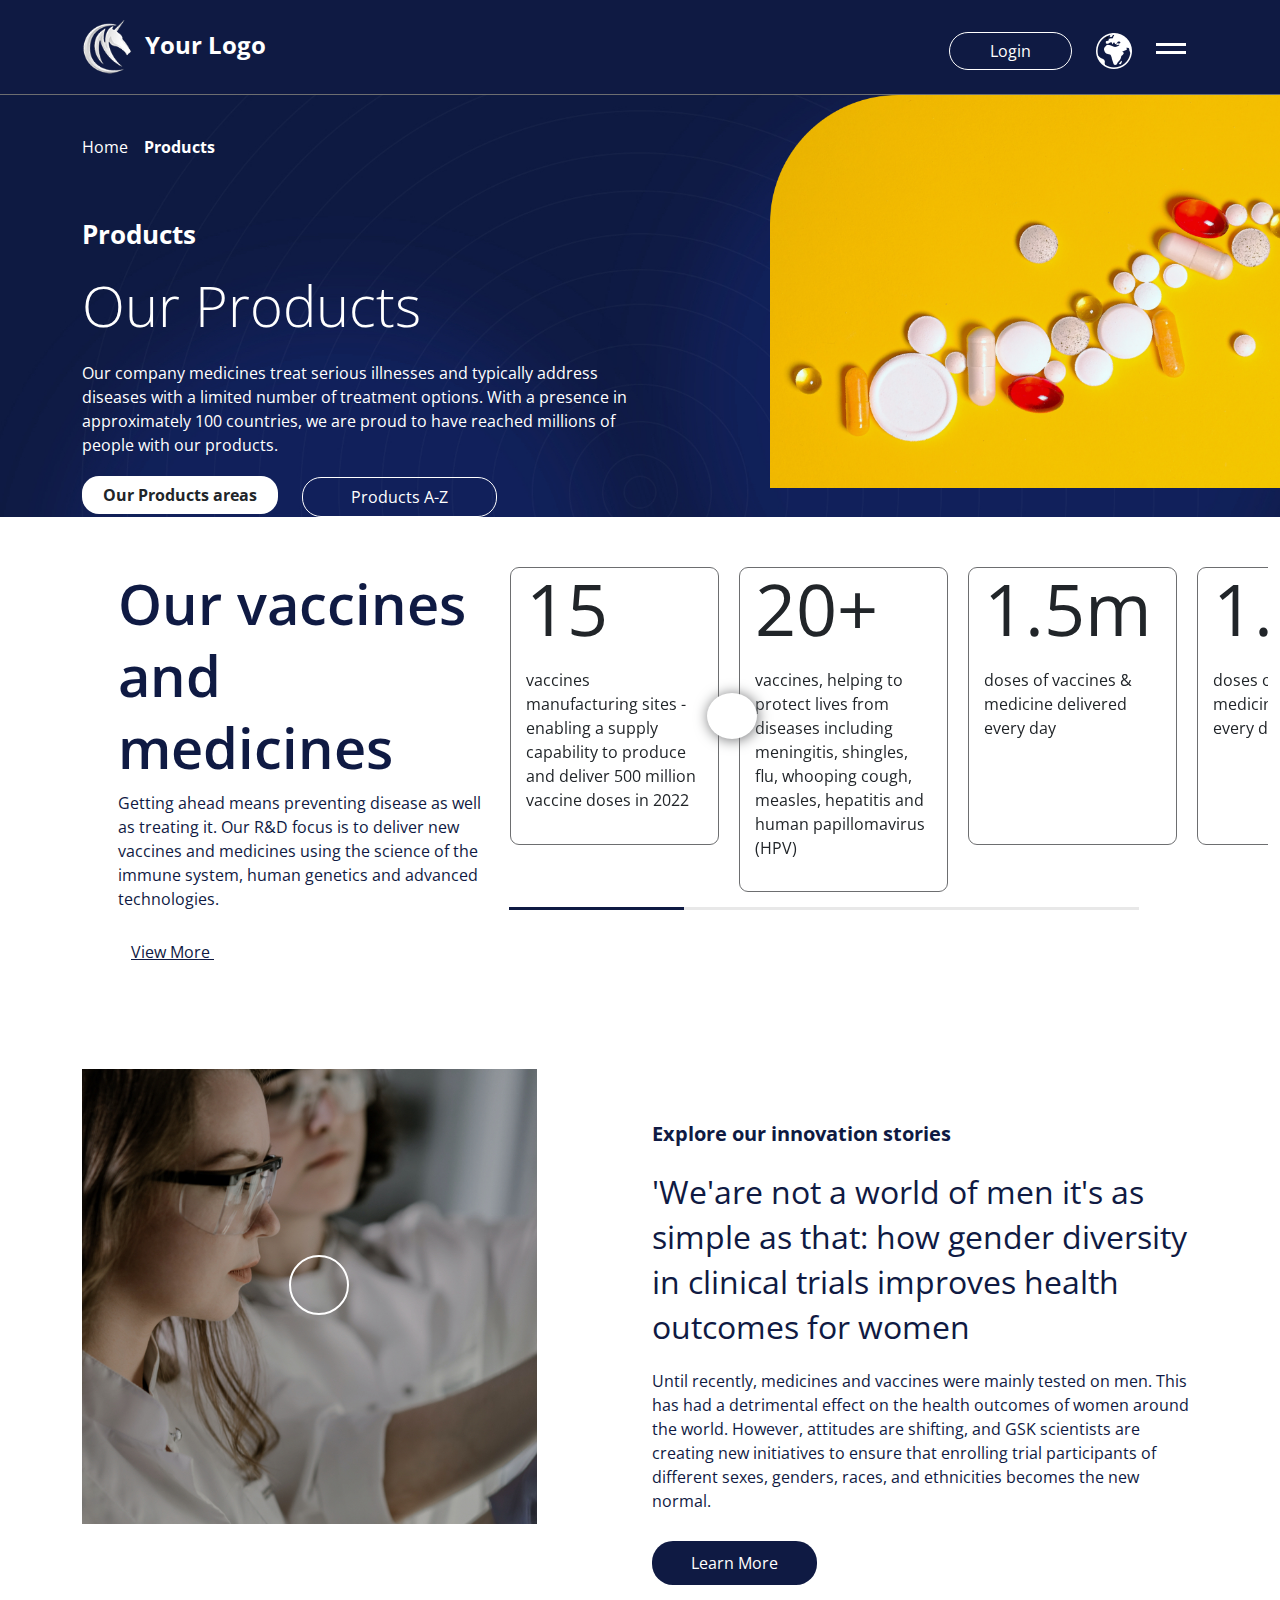
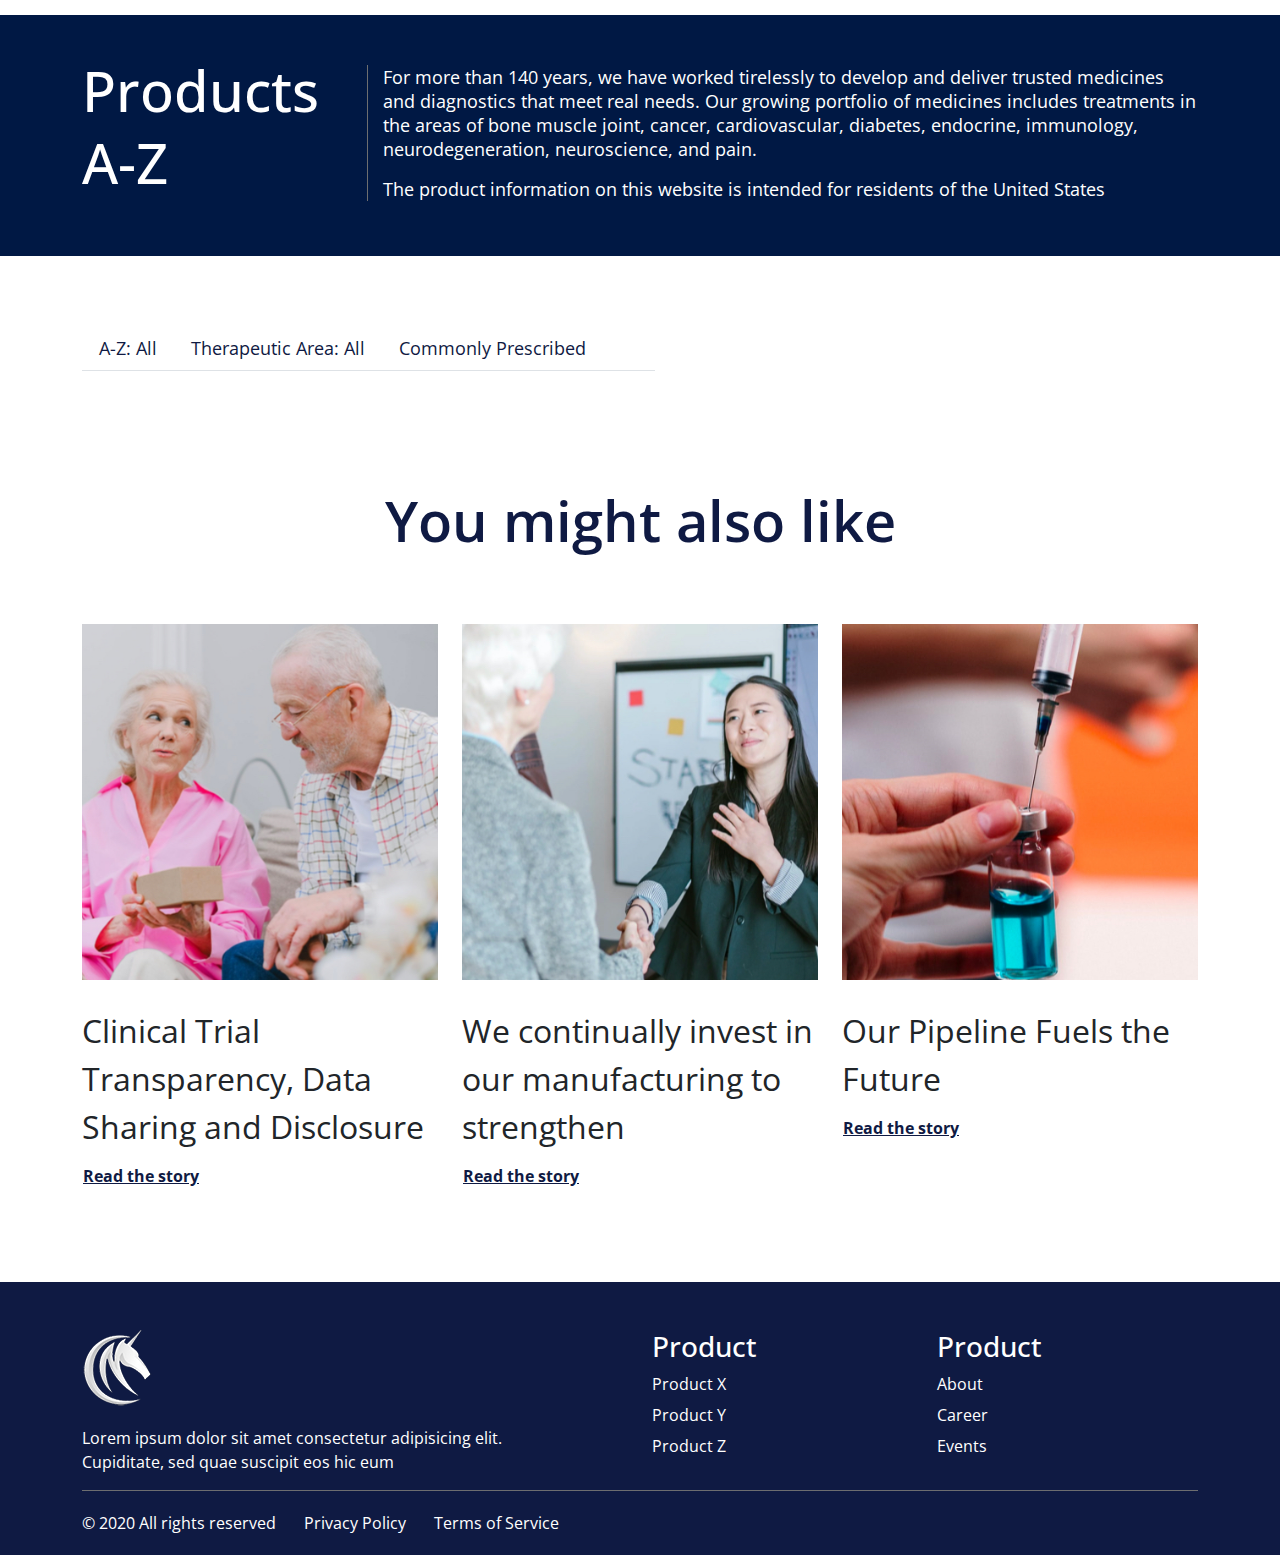
<file: index.html>
<!DOCTYPE html>
<html lang="en">

<head>
   <meta charset="UTF-8">
   <meta name="viewport" content="width=device-width, initial-scale=1.0">
   <!--Fonr Awesome -->
   <link rel="stylesheet" href="https://use.fontawesome.com/releases/v5.15.4/css/all.css"
      integrity="sha384-DyZ88mC6Up2uqS4h/KRgHuoeGwBcD4Ng9SiP4dIRy0EXTlnuz47vAwmeGwVChigm" crossorigin="anonymous">
   <!-- Google font -->
   <link rel="preconnect" href="https://fonts.gstatic.com" crossorigin>
   <link rel="stylesheet" href="./assets/css/bootstrap.css">
   <link rel="stylesheet" href="./assets/css/owl.carousel.min.css">
   <link rel="stylesheet" href="./assets/css/owl.theme.default.min.css">
   <link rel="stylesheet" href="./assets/css/magnific-popup.min.css">
   <link rel="stylesheet" href="./assets/css/style.css">
   <link rel="stylesheet" href="./assets/css/media.css">
   <title>Medicine</title>
</head>

<body>
   <!--- header  start -->
   <header id="header">
      <div class="container">
         <div class="row">
            <div class="col-lg-4 col-sm-4">
               <!-- logo-area start -->
               <div class="header-logo">
                  <a href="index.html"> <img src="./assets/img/logo.png" alt="" class="img-fluid"><span>Your Logo</span></a>
               </div>
               <!--- logo-area end  -->
            </div>

            <div class="col-lg-3 offset-lg-5 col-sm-8">
               <!-- header-right-area start -->
               <div class="header-right-area text-end d-flex justify-content-around align-items-center">
                  <div class="login-btn">
                     <a href="#" class="btn btn-login">Login</a>
                  </div>
                  <div class="language-option">
                     <button type="button"> <img src="./assets/img/header/dt-language-icon@1x.png" alt="language"
                           class="img-fluid"></button>
                  </div>
                  <div class="menu-trigar">
                     <span></span>
                     <span></span>
                  </div>

               </div>
               <!-- header-right-area start -->
            </div>
         </div>
      </div>
   </header>
   <!-- header  start -->

   <!-- banner-area  section start-->
   <section id="banner-area" class="banner-bg">
      <div class="banner-area-inner">
         <div class="container">
            <div class="row">
               <div class="col-lg-6 col-md-12">
                  <!-- banner-breadcrumb  start -->
                  <div class="banner-breadcrumb">
                     <nav aria-label="breadcrumb">
                        <ol class="breadcrumb">
                           <li class="breadcrumb-item"><a href="#">Home</a><span><i class="fas fa-angle-right"></i></span></li>
                           <li class="breadcrumb-item active" aria-current="page"><a href="./product.html">Products</a></li>
                        </ol>
                     </nav>
                  </div>
                  <!-- banner-breadcrumb  end -->
                  <!-- banner-text-area start -->
                  <div class="banner-text-area">
                     <h2>Products</h2>
                     <h3>Our Products</h3>
                     <p>Our company medicines treat serious illnesses and typically address diseases with a limited
                        number of treatment options. With a presence in approximately 100 countries, we are proud to
                        have reached millions of people with our products.</p>
                     <!-- banner-button -->
                     <div class="banner-button">
                        <a href="product.html" class="btn product-area-btn">Our Products areas</a>
                        <a href="product.html" class="btn product-az-btn">Products A-Z</a>
                     </div>
                     <!-- banner-button end -->
                  </div>
                  <!-- banner-text-area start -->
               </div>
               <div class="col-lg-6 col-md-12">
                  <div class="banner-img text-end">
                     <img src="./assets/img/hero-banner/dt-hero-banner/pexels-anna-shvets.png" alt="" class="img-fluid">
                  </div>
               </div>
            </div>
         </div>
      </div>
   </section>
   <!-- hero section end -->

   <!-- vaccination-area start-->
   <section class="vaccination">
      <div class="container-fluid">
         <div class="row">
            <div class="col-lg-4 col-md-5">
               <div class="section-title">
                  <h2>Our vaccines and medicines</h2>
                  <p>Getting ahead means preventing disease as well as treating it. Our R&D focus is to deliver new vaccines and medicines using the science of the immune system, human genetics and advanced technologies.</p>
               </div>
               <a href="product.html" class="btn view-more">View More <span><i class="fas fa-arrow-right"></i></span></a>
            </div>
            <div class="col-lg-8 col-md-7">
               <!-- vaccine-info-area start -->
                  <div class="vaccine-info-area owl-carousel">
                     <!-- vaccine_info_box start -->
                     <div class="vaccine_info_box">
                        <div class="vaccine_number">15</div>
                        <div class="vaccine_info-details">
                           <p>vaccines manufacturing sites - enabling a supply capability to produce and deliver 500 million vaccine doses in 2022</p>
                        </div>
                     </div>
                     <!-- vaccine_info_box end -->
                      <!-- vaccine_info_box start -->
                      <div class="vaccine_info_box">
                        <div class="vaccine_number">20+</div>
                        <div class="vaccine_info-details">
                           <p>vaccines, helping to protect lives from diseases including meningitis, shingles, flu, whooping cough, measles, hepatitis and human papillomavirus (HPV)</p>
                        </div>
                     </div>
                     <!-- vaccine_info_box end -->
                      <!-- vaccine_info_box start -->
                      <div class="vaccine_info_box">
                        <div class="vaccine_number">1.5m</div>
                        <div class="vaccine_info-details">
                           <p>doses of vaccines & medicine delivered every day</p>
                        </div>
                     </div>
                     <!-- vaccine_info_box end -->
                         <!-- vaccine_info_box start -->
                         <div class="vaccine_info_box">
                           <div class="vaccine_number">1.5m</div>
                           <div class="vaccine_info-details">
                              <p>doses of vaccines & medicine delivered every day</p>
                           </div>
                        </div>
                        <!-- vaccine_info_box end -->
                        <!-- vaccine_info_box start -->
                      <div class="vaccine_info_box">
                        <div class="vaccine_number">1.5m</div>
                        <div class="vaccine_info-details">
                           <p>doses of vaccines & medicine delivered every day</p>
                        </div>
                     </div>
                     <!-- vaccine_info_box end -->
                         <!-- vaccine_info_box start-->
                         <div class="vaccine_info_box">
                           <div class="vaccine_number">1.5m</div>
                           <div class="vaccine_info-details">
                              <p>doses of vaccines & medicine delivered every day</p>
                           </div>
                        </div>
                        <!-- vaccine_info_box end -->
                            <!-- vaccine_info_box start -->
                      <div class="vaccine_info_box">
                        <div class="vaccine_number">1.5m</div>
                        <div class="vaccine_info-details">
                           <p>doses of vaccines & medicine delivered every day</p>
                        </div>
                     </div>
                     <!-- vaccine_info_box end -->
                         <!-- vaccine_info_box start -->
                         <div class="vaccine_info_box">
                           <div class="vaccine_number">1.5m</div>
                           <div class="vaccine_info-details">
                              <p>doses of vaccines & medicine delivered every day</p>
                           </div>
                        </div>
                        <!-- vaccine_info_box end -->
                            <!-- vaccine_info_box start -->
                      <div class="vaccine_info_box">
                        <div class="vaccine_number">1.5m</div>
                        <div class="vaccine_info-details">
                           <p>doses of vaccines & medicine delivered every day</p>
                        </div>
                     </div>
                     <!-- vaccine_info_box end -->
                         <!-- vaccine_info_box start -->
                         <div class="vaccine_info_box">
                           <div class="vaccine_number">1.5m</div>
                           <div class="vaccine_info-details">
                              <p>doses of vaccines & medicine delivered every day</p>
                           </div>
                        </div>
                        <!-- vaccine_info_box end -->
                        <!-- vaccine_info_box start -->
                      <div class="vaccine_info_box">
                        <div class="vaccine_number">1.5m</div>
                        <div class="vaccine_info-details">
                           <p>doses of vaccines & medicine delivered every day</p>
                        </div>
                     </div>
                     <!-- vaccine_info_box end -->
                  </div>
               <!-- vaccine-info-area end -->
            </div>
         </div>
      </div>
   </section>

   <!-- vaccination-area end -->

   <!-- our-stories-section start -->
   <section class="our-stories">
      <div class="container">
         <div class="row">
            <div class="col-lg-6 col-12">
               <!-- story-video start -->
               <div class="story-video">
                  <div class="video-bg">
                     <img src="./assets/img/video/dt-Science_1.jpg" alt="video" class="img-fluid">
                  </div>
                  <div class="play-button">
                     <a href="#" class="play-btn"><i class="fas fa-play"></i></a>
                  </div>
               </div>
               <!-- story-video end -->

            </div>
            <div class="col-lg-6 col-12">
               <div class="story-text">
                  <h2>Explore our innovation stories</h2>
                  <h4>'We'are not a world of men  it's as simple as that: how gender diversity in clinical trials
                     improves health outcomes for women</h4>
                  <p>Until recently, medicines and vaccines were mainly tested on men. This has had a detrimental effect
                     on the health outcomes of women around the world. However, attitudes are shifting, and GSK
                     scientists are creating new initiatives to ensure that enrolling trial participants of different
                     sexes, genders, races, and ethnicities becomes the new normal.</p>
                  <a href="product.html" class="btn btn-learn">Learn More</a>
               </div>
            </div>

         </div>
      </div>

   </section>

   <!-- our-stories-section  end -->

   <!-- cta-area start -->
   <section class="cta-area">
      <div class="container">
         <div class="row">
            <div class="col-lg-3">
               <div class="cta-left-text">
                  <h2>Products A-Z</h2>
               </div>
            </div>
            <div class="col-lg-9">
               <div class="cta-right-text">
                  <p>For more than 140 years, we have worked tirelessly to develop and deliver trusted medicines and
                     diagnostics that meet real needs. Our growing portfolio of medicines includes treatments in the
                     areas of bone muscle joint, cancer, cardiovascular, diabetes, endocrine, immunology,
                     neurodegeneration, neuroscience, and pain.</p>
                  <p>The product information on this website is intended for residents of the United States</p>
               </div>
            </div>
         </div>
      </div>
   </section>

   <!-- cta-area end -->
   <!-- product_info area  start  -->
   <section class="product_info">
      <div class="container">
         <div class="row">
            <div class="col-lg-12">
               <div class="product_info-inner">
                  <nav>
                     <div class="nav nav-tabs" id="nav-tab" role="tablist">
                        <!-- all start--->
                        <button class="nav-link" id="nav-all-tab" data-bs-toggle="tab" data-bs-target="#nav-all"
                           type="button" role="tab" aria-controls="nav-all" aria-selected="true">A-Z: All</button>
                        <!-- all start--->
                        <!-- Therapeutic Area start -->
                        <button class="nav-link" id="nav-therapeutic-tab" data-bs-toggle="tab"
                           data-bs-target="#nav-therapeutic" type="button" role="tab" aria-controls="nav-therapeutics"
                           aria-selected="false">Therapeutic Area: All</button>
                        <!-- Therapeutic Area end -->
                        <!-- Commonly Prescribed start -->
                        <button class="nav-link" id="nav-commonly-tab" data-bs-toggle="tab"
                           data-bs-target="#nav-commonly" type="button" role="tab" aria-controls="nav-commonly"
                           aria-selected="false">Commonly Prescribed</button>
                        <!-- Commonly Prescribed end -->
                     </div>
                  </nav>
                  <div class="tab-content" id="nav-tabContent">
                     <!-- all start--->
                     <div class="tab-pane fade" id="nav-all" role="tabpanel" aria-labelledby="nav-all-tab">
                        1
                     </div>
                     <!-- all start--->
                     <!-- Therapeutic Area start -->
                     <div class="tab-pane fade" id="nav-therapeutic" role="tabpanel"
                        aria-labelledby="nav-therapeutic-tab">
                        <!-- therapeutic-inner start -->
                        <div class="therapeutic-inner">
                           <div class="accordion accordion-flush" id="accordion-list">
                              <div class="accordion-item">
                                 <h2 class="accordion-header">
                                    <button class="accordion-button collapsed" type="button" data-bs-toggle="collapse"
                                       data-bs-target="#accordion-cancer">
                                       Cancer
                                    </button>
                                 </h2>
                                 <div id="accordion-cancer" class="accordion-collapse collapse"
                                    data-bs-parent="#accordion-list">
                                    <div class="accordion-body">
                                       <div class="row">
                                          <div class="col-lg-3 col-sm-6">
                                             <!-- single-prooduct-box start   -->
                                             <div class="single-prooduct-box">
                                                <div class="product-img">
                                                   <img src="./assets/img/product/cancer/Bitmap.png" alt="Bitmap"
                                                      class="img-fluid">
                                                </div>
                                                <div class="product-content">
                                                   <div class="product-title">
                                                      <h4>Avastin (bevacizumab)</h4>
                                                   </div>
                                                   <!-- product-info-list start -->
                                                   <div class="product-info-list">
                                                      <ul>
                                                         <li>
                                                            <a href="#"><span><i class="far fa-file-pdf"></i></span>Prescribing information</a>
                                                         </li>
                                                         <li>
                                                            <a href="#"><span><i class="far fa-file-pdf"></i></span>Patient product information</a>
                                                         </li>
                                                         <li>
                                                            <a href="#"><span><i class="far fa-browser"></i></span>Patient product information</a>
                                                         </li>
                                                      </ul>
                                                   </div>
                                                   <!-- product-info-list end -->

                                                   <a href="#" class="btn view-more">View More <span><i class="fas fa-arrow-right"></i></span></a>
                                                </div>
                                             </div>
                                             <!-- single-prooduct-box enda  -->
                                          </div>
                                          <div class="col-lg-3 col-sm-6">
                                             <!-- single-prooduct-box start  -->
                                             <div class="single-prooduct-box">
                                                <div class="product-img">
                                                   <img src="./assets/img/product/cancer/product_2.png" alt="Product"
                                                      class="img-fluid">
                                                </div>
                                                <div class="product-content">
                                                   <div class="product-title">
                                                      <h4>Herceptin</h4>
                                                   </div>
                                                   <!-- product-info-list start -->
                                                   <div class="product-info-list">
                                                      <ul>
                                                         <li>
                                                            <a href="#"><span><i class="far fa-file-pdf"></i></span>Prescribing information</a>
                                                         </li>
                                                         <li>
                                                            <a href="#"><span><i class="far fa-file-pdf"></i></span>Patient product information</a>
                                                         </li>
                                                         <li>
                                                            <a href="#"><span><i class="far fa-browser"></i></span>Patient product information</a>
                                                         </li>
                                                      </ul>
                                                   </div>
                                                   <!-- product-info-list end -->
                                                   <a href="#" class="btn view-more">View More <span><i class="fas fa-arrow-right"></i></span></a>
                                                </div>
                                             </div>
                                             <!-- single-prooduct-box enda   -->
                                          </div>
                                          <div class="col-lg-3 col-sm-6">
                                             <!-- single-prooduct-box start -->
                                             <div class="single-prooduct-box">
                                                <div class="product-img">
                                                   <img src="./assets/img/product/cancer/product_3.png" alt="Bitmap"
                                                      class="img-fluid">
                                                </div>
                                                <div class="product-content">
                                                   <div class="product-title">
                                                      <h4>Avastin (bevacizumab)</h4>
                                                   </div>
                                                   <!-- product-info-list start -->
                                                   <div class="product-info-list">
                                                      <ul>
                                                         <li>
                                                            <a href="#"><span><i class="far fa-file-pdf"></i></span>Prescribing information</a>
                                                         </li>
                                                         <li>
                                                            <a href="#"><span><i class="far fa-file-pdf"></i></span>Patient product information</a>
                                                         </li>
                                                         <li>
                                                            <a href="#"><span><i class="far fa-browser"></i></span>Patient product information</a>
                                                         </li>
                                                      </ul>
                                                   </div>
                                                   <!-- product-info-list end -->

                                                   <a href="#" class="btn view-more">View More <span><i class="fas fa-arrow-right"></i></span></a>
                                                </div>
                                             </div>
                                             <!-- single-prooduct-box enda  -->
                                          </div>
                                          <div class="col-lg-3 col-sm-6">
                                             <!-- single-prooduct-box start  -->
                                             <div class="single-prooduct-box">
                                                <div class="product-img">
                                                   <img src="./assets/img/product/cancer/product_4.png" alt="product"
                                                      class="img-fluid">
                                                </div>
                                                <div class="product-content">
                                                   <div class="product-title">
                                                      <h4>Avastin (bevacizumab)</h4>
                                                   </div>
                                                   <!-- product-info-list start -->
                                                   <div class="product-info-list">
                                                      <ul>
                                                         <li>
                                                            <a href="#"><span><i class="far fa-file-pdf"></i></span>Prescribing information</a>
                                                         </li>
                                                         <li>
                                                            <a href="#"><span><i class="far fa-file-pdf"></i></span>Patient product information</a>
                                                         </li>
                                                         <li>
                                                            <a href="#"><span><i class="far fa-browser"></i></span>Patient product information</a>
                                                         </li>
                                                      </ul>
                                                   </div>
                                                   <!-- product-info-list end -->

                                                   <a href="#" class="btn view-more">View More <span><i class="fas fa-arrow-right"></i></span></a>
                                                </div>
                                             </div>
                                             <!-- single-prooduct-box enda  -->
                                          </div>
                                       </div>
                                    </div>
                                 </div>
                              </div>
                              <!-- accordion-item start  -->
                              <div class="accordion-item">
                                 <h2 class="accordion-header">
                                    <button class="accordion-button collapsed" type="button" data-bs-toggle="collapse"
                                       data-bs-target="#accordion-cardiovascular">
                                       Cardiovascular
                                    </button>
                                 </h2>
                                 <div id="accordion-cardiovascular" class="accordion-collapse collapse"
                                    data-bs-parent="#accordion-list">
                                    <div class="accordion-body">
                                       Lorem ipsum dolor sit amet, consectetur adipiscing elit, sed do eiusmod tempor
                                       incididunt ut labore et dolore magna aliqua. Ut enim ad minim veniam, quis
                                       nostrud exercitation ullamco laboris nisi ut aliquip ex ea commodo consequat.
                                       Duis aute irure dolor in reprehenderit in voluptate velit esse cillum dolore eu
                                       fugiat nulla pariatur. Excepteur sint occaecat cupidatat non proident, sunt in
                                       culpa qui officia deserunt mollit anim id est laborum.
                                    </div>
                                 </div>
                              </div>
                              <!-- accordion-item end  -->
                              <!-- accordion-item start  -->
                              <div class="accordion-item">
                                 <h2 class="accordion-header">
                                    <button class="accordion-button collapsed" type="button" data-bs-toggle="collapse"
                                       data-bs-target="#accordion-covit">
                                       COVID-19
                                    </button>
                                 </h2>
                                 <div id="accordion-covit" class="accordion-collapse collapse"
                                    data-bs-parent="#accordion-list">
                                    <div class="accordion-body">
                                       Lorem ipsum dolor sit amet, consectetur adipiscing elit, sed do eiusmod tempor
                                       incididunt ut labore et dolore magna aliqua. Ut enim ad minim veniam, quis
                                       nostrud exercitation ullamco laboris nisi ut aliquip ex ea commodo consequat.
                                       Duis aute irure dolor in reprehenderit in voluptate velit esse cillum dolore eu
                                       fugiat nulla pariatur. Excepteur sint occaecat cupidatat non proident, sunt in
                                       culpa qui officia deserunt mollit anim id est laborum.
                                    </div>
                                 </div>
                              </div>
                              <!-- accordion-item end  -->
                              <!-- accordion-item start  -->
                              <div class="accordion-item">
                                 <h2 class="accordion-header">
                                    <button class="accordion-button collapsed" type="button" data-bs-toggle="collapse"
                                       data-bs-target="#accordion-diabetes">
                                       Diabetes
                                    </button>
                                 </h2>
                                 <div id="accordion-diabetes" class="accordion-collapse collapse"
                                    data-bs-parent="#accordion-list">
                                    <div class="accordion-body">
                                       Lorem ipsum dolor sit amet, consectetur adipiscing elit, sed do eiusmod tempor
                                       incididunt ut labore et dolore magna aliqua. Ut enim ad minim veniam, quis
                                       nostrud exercitation ullamco laboris nisi ut aliquip ex ea commodo consequat.
                                       Duis aute irure dolor in reprehenderit in voluptate velit esse cillum dolore eu
                                       fugiat nulla pariatur. Excepteur sint occaecat cupidatat non proident, sunt in
                                       culpa qui officia deserunt mollit anim id est laborum.
                                    </div>
                                 </div>
                              </div>
                              <!-- accordion-item end  -->
                              <!-- accordion-item start  -->
                              <div class="accordion-item">
                                 <h2 class="accordion-header">
                                    <button class="accordion-button collapsed" type="button" data-bs-toggle="collapse"
                                       data-bs-target="#accordion-immunology">
                                       Immunology
                                    </button>
                                 </h2>
                                 <div id="accordion-immunology" class="accordion-collapse collapse"
                                    data-bs-parent="#accordion-list">
                                    <div class="accordion-body">
                                       Lorem ipsum dolor sit amet, consectetur adipiscing elit, sed do eiusmod tempor
                                       incididunt ut labore et dolore magna aliqua. Ut enim ad minim veniam, quis
                                       nostrud exercitation ullamco laboris nisi ut aliquip ex ea commodo consequat.
                                       Duis aute irure dolor in reprehenderit in voluptate velit esse cillum dolore eu
                                       fugiat nulla pariatur. Excepteur sint occaecat cupidatat non proident, sunt in
                                       culpa qui officia deserunt mollit anim id est laborum.
                                    </div>
                                 </div>
                              </div>
                              <!-- accordion-item end  -->
                              <!-- accordion-item start  -->
                              <div class="accordion-item">
                                 <h2 class="accordion-header">
                                    <button class="accordion-button collapsed" type="button" data-bs-toggle="collapse"
                                       data-bs-target="#accordion-neurodegeneration">
                                       Neurodegeneration
                                    </button>
                                 </h2>
                                 <div id="accordion-neurodegeneration" class="accordion-collapse collapse"
                                    data-bs-parent="#accordion-list">
                                    <div class="accordion-body">
                                       Lorem ipsum dolor sit amet, consectetur adipiscing elit, sed do eiusmod tempor
                                       incididunt ut labore et dolore magna aliqua. Ut enim ad minim veniam, quis
                                       nostrud exercitation ullamco laboris nisi ut aliquip ex ea commodo consequat.
                                       Duis aute irure dolor in reprehenderit in voluptate velit esse cillum dolore eu
                                       fugiat nulla pariatur. Excepteur sint occaecat cupidatat non proident, sunt in
                                       culpa qui officia deserunt mollit anim id est laborum.
                                    </div>
                                 </div>
                              </div>
                              <!--  maccordion-item end -->
                           </div>
                        </div>
                        <!-- therapeutic-inner end -->

                     </div>
                     <!-- Therapeutic Area end -->
                     <!-- Commonly Prescribed start -->
                     <div class="tab-pane fade" id="nav-commonly" role="tabpanel" aria-labelledby="nav-commonly-tab">
                     
                     </div>
                     <!-- Commonly Prescribed end -->
                  </div>
               </div>
            </div>
            
         </div>
      </div>
      
   </section>
   <!-- product_info area  start  -->


   <!-- blog-area start -->
   <section class="blog-area">
      <div class="container">
         <div class="row">
            <div class="col-lg-12">
               <div class="section-title text-center">
                  <h2>You might also like</h2>
               </div>
            </div>
         </div>
         <div class="row">
            <div class="col-lg-4 col-md-6 col-12">
               <!-- single-blog-box start  -->
               <div class="single-blog-box">
                  <div class="blog-img">
                     <img src="./assets/img/blog/dt-teaser-01.jpg" alt="Blog Image" class="img-fluid">
                  </div>
                  <div class="blog-content">
                     <h4>Clinical Trial Transparency, Data Sharing and Disclosure</h4>
                  </div>
                  <a href="details.html" class="btn read-more">Read the story <span><i class="fas fa-arrow-right"></i></span></a>
               </div>
               <!-- single-blog-box start  -->
            </div>
            <div class="col-lg-4 col-md-6 col-12">
               <!-- single-blog-box start  -->
               <div class="single-blog-box">
                  <div class="blog-img">
                     <img src="./assets/img/blog/dt-teaser-02.jpg" alt="Blog Image" class="img-fluid">
                  </div>
                  <div class="blog-content">
                     <h4>We continually invest in our manufacturing to strengthen</h4>
                  </div>
                  <a href="details.html" class="btn read-more">Read the story <span><i class="fas fa-arrow-right"></i></span></a>
               </div>
               <!-- single-blog-box start  -->
            </div>
            <div class="col-lg-4 col-md-6 col-12">
               <!-- single-blog-box start  -->
               <div class="single-blog-box">
                  <div class="blog-img">
                     <img src="./assets/img/blog/dt-teaser-03.jpg" alt="Blog Image" class="img-fluid">
                  </div>
                  <div class="blog-content">
                     <h4>Our Pipeline Fuels the Future</h4>
                  </div>
                  <a href="details.html" class="btn read-more">Read the story <span><i class="fas fa-arrow-right"></i></span></a>
               </div>
               <!-- single-blog-box start  -->
            </div>
         </div>
      </div>
   </section>
    <!---- blog-area end  -->




   <!--footer section start -->
   <div class="footer pt-5">
      <div class="container">
         <div class="back_to_top">
            <a id="button">
               <i class="fas fa-arrow-up"></i>
            </a>
            
         </div>
         
         <div class="row">
            <div class="col-lg-6 col-12">
               <!-- footer-widgets area start -->
               <div class="footer-widgets">
                  <div class="footer-logo">
                     <a href="index.html"> <img src="./assets/img/logo.png" alt="" class="img-fluid"></a>
                  </div>
                  <p>Lorem ipsum dolor sit amet consectetur adipisicing elit. Cupiditate, sed quae suscipit eos hic eum</p>
                    
                  
               </div>
               <!-- footer-widgets area end -->
            </div>
            <div class="col-lg-3 col-6">
               <!-- footer-widgets area start -->
               <div class="footer-widgets">
                  <h3>Product</h3>
                  <div class="footer-wid_menu">
                     <ul>
                        <li><a href="#">Product X</a></li>
                        <li><a href="#">Product Y</a></li>
                        <li><a href="#">Product Z</a></li>
                     </ul>
                  </div>
               </div>
               <!-- footer-widgets area end -->
            </div>

            <div class="col-lg-3 col-6">
               <!-- footer-widgets area start -->
               <div class="footer-widgets">
               <h3>Product</h3>
                  <div class="footer-wid_menu">
                     <ul>
                        <li><a href="#">About</a></li>
                        <li><a href="#">Career</a></li>
                        <li><a href="#">Events</a></li>
                     </ul>
                  </div>

               </div>
               <!-- footer-widgets area end -->
            </div>
         </div>
         <div class="row">
            <div class="col-lg-12">
               <div class="copy_right">
                  <div class="row">
                     <div class="col-md-10">
                        <div class="copy_right_text">
                           <span>© 2020 All rights reserved</span>
                           <ul>
                              <li><a href="#">Privacy Policy</a></li>
                              <li><a href="#">Terms of Service</a></li>
                           </ul>
                        </div>
                     </div>
                     <div class="col-md-2">
                        <div class="footer_social-area text-lg-end">
                           <ul>
                              <li><a href="#"><i class="fab fa-twitter"></i></a></li>
                              <li> <a href="#"><i class="fab fa-facebook-f"></i></a></li>
                              <li><a href="#"><i class="fas fa-camera-retro"></i></a></li>
                           </ul>
                        </div>
                     </div>
                  </div>
               </div>
            </div>
         </div>
      </div>
   </div>




  


<script src="./assets/js/jquery.min.js"></script>
<script src="./assets/js/popper.min.js"></script>
<script src="./assets/js/owl.carousel.min.js"></script>
<script src="./assets/js/bootstrap.min.js"></script>
<script src="./assets/js/magnific-popup.min.js"></script>
<script src="./assets/js/jquery.tabs.js"></script>
<script src="./assets/js/main.js"></script>

<script>
   var btn = $('#button');

$(window).scroll(function() {
  if ($(window).scrollTop() > 2500) {
    btn.addClass('show');
  } else {
    btn.removeClass('show');
  }
});

btn.on('click', function(e) {
  e.preventDefault();
  $('html, body').animate({scrollTop:0}, '10');
});


</script>


</body>

</html>
</file>
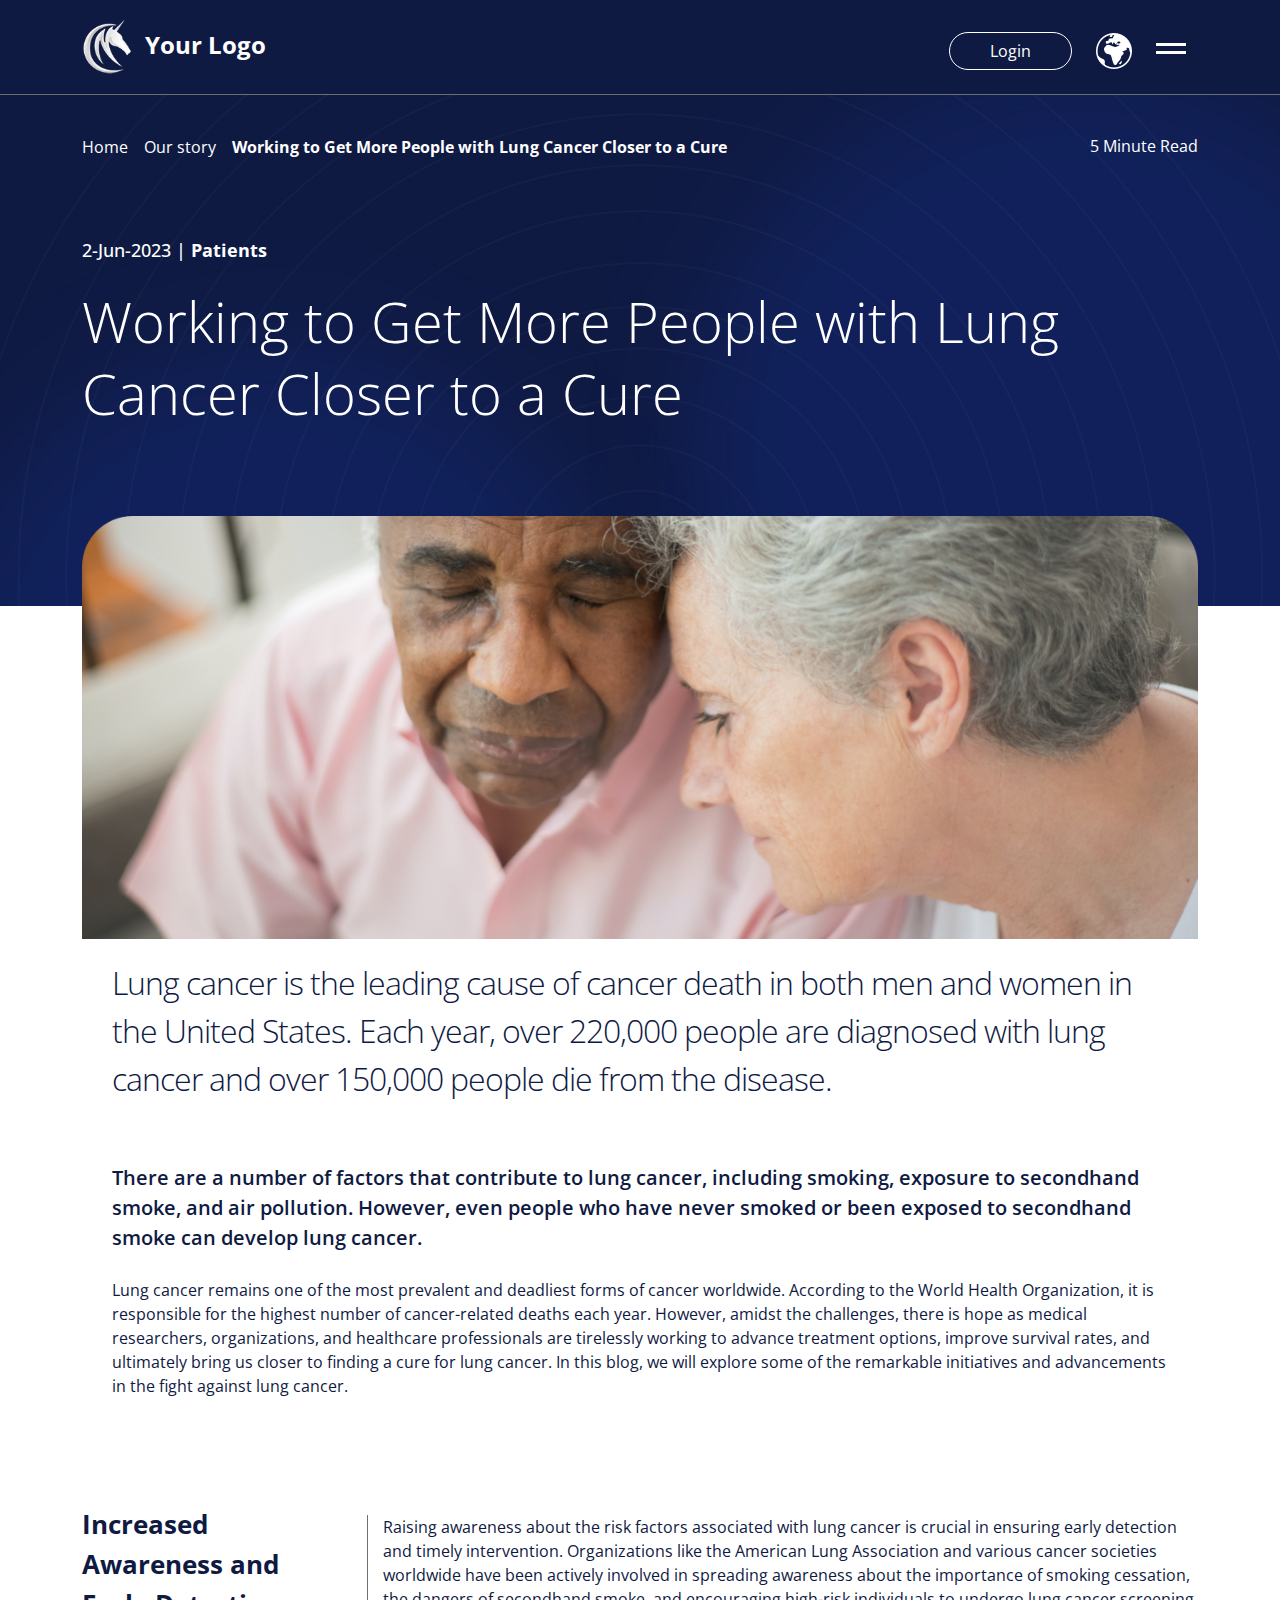
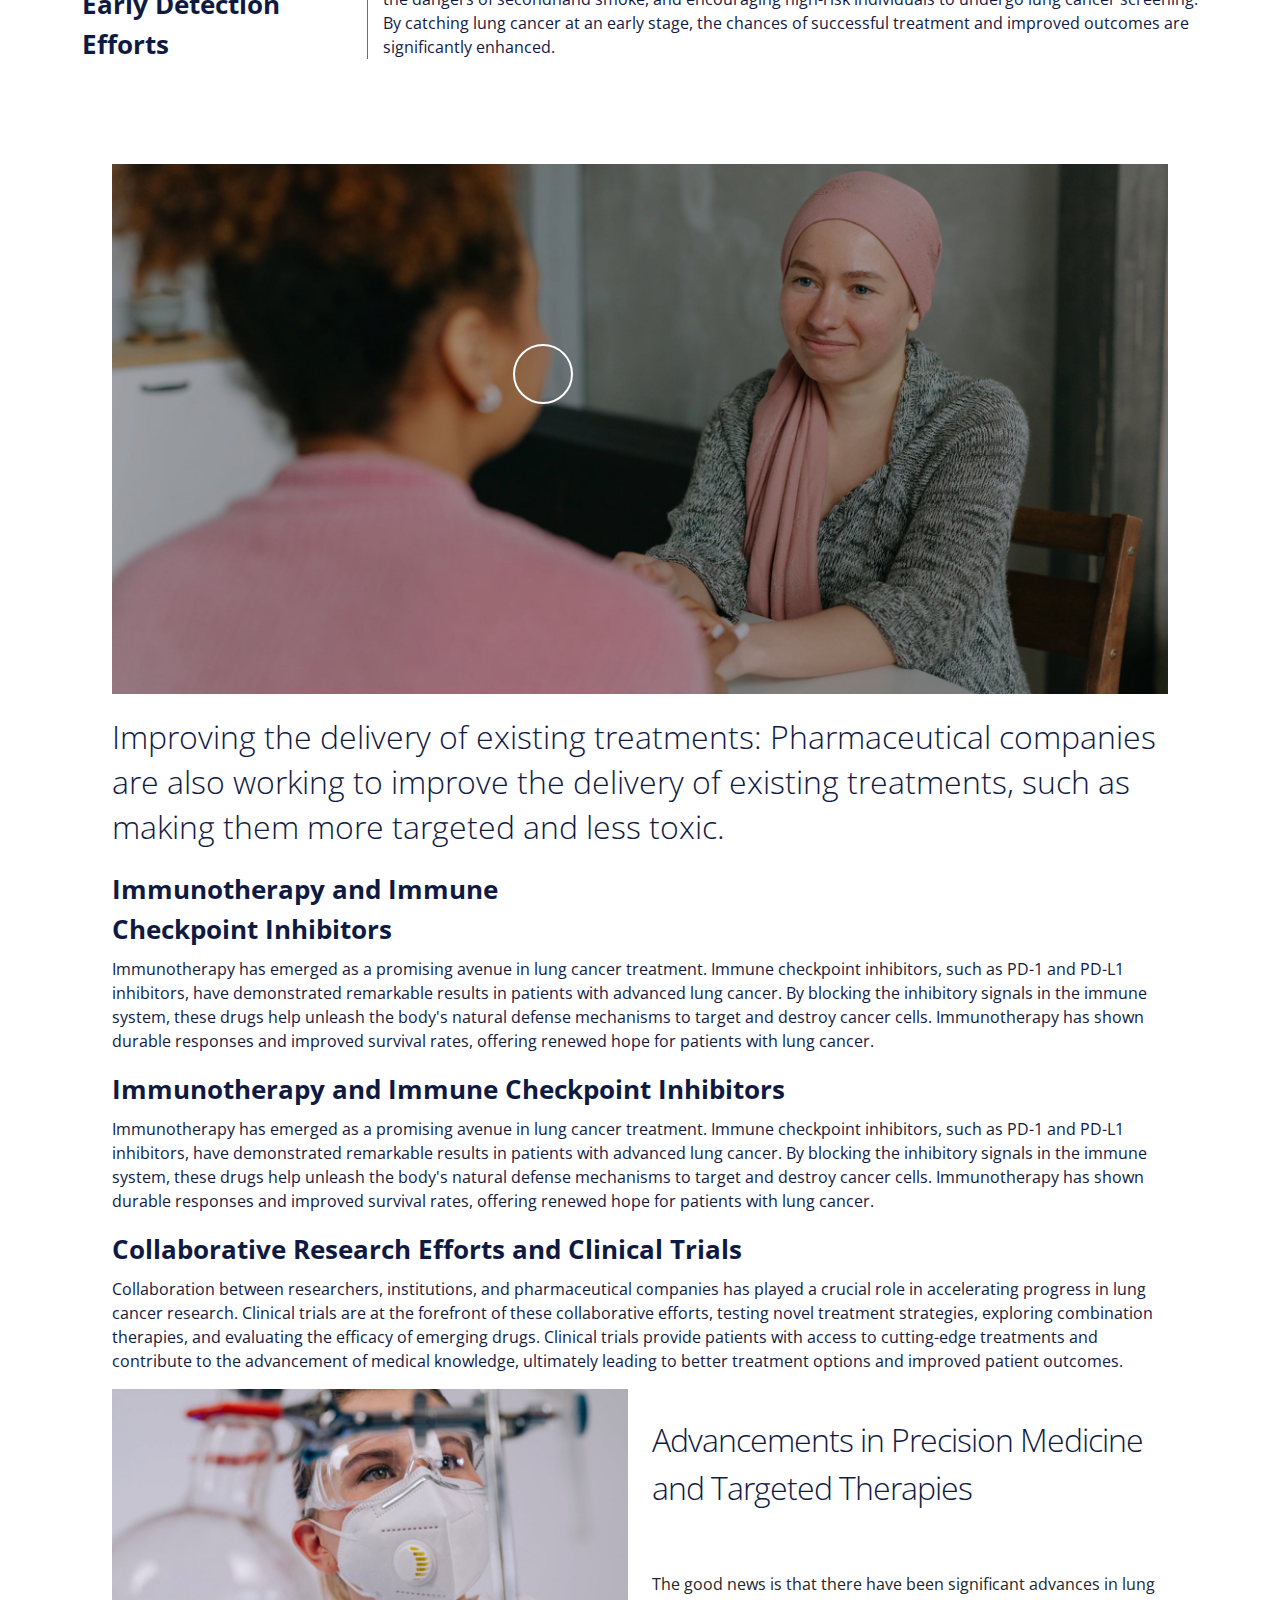
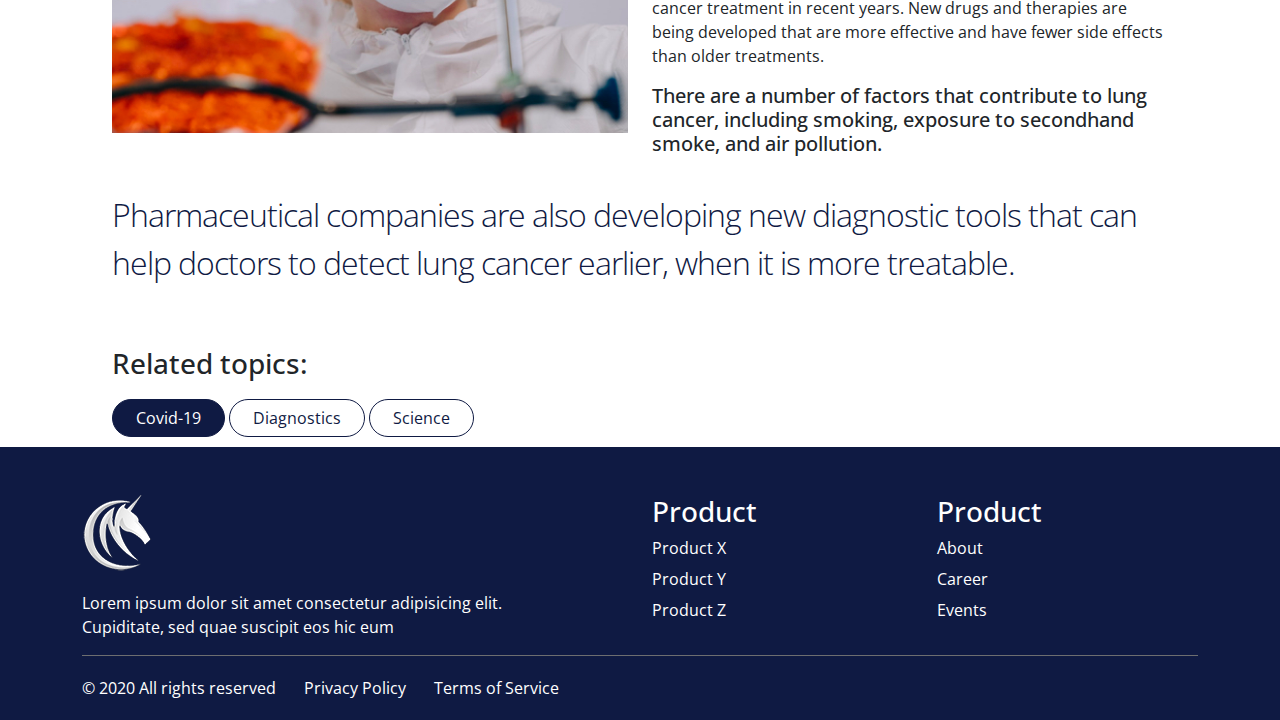
<file: details.html>
<!DOCTYPE html>
<html lang="en">

<head>
   <meta charset="UTF-8">
   <meta name="viewport" content="width=device-width, initial-scale=1.0">
   <!--Fonr Awesome -->
   <link rel="stylesheet" href="https://use.fontawesome.com/releases/v5.15.4/css/all.css"
      integrity="sha384-DyZ88mC6Up2uqS4h/KRgHuoeGwBcD4Ng9SiP4dIRy0EXTlnuz47vAwmeGwVChigm" crossorigin="anonymous">
   <!-- Google font -->
   <link rel="preconnect" href="https://fonts.gstatic.com" crossorigin>
   <link rel="stylesheet" href="https://cdnjs.cloudflare.com/ajax/libs/animate.css/4.1.1/animate.min.css" />
   <link rel="stylesheet" href="./assets/css/bootstrap.css">
   <link rel="stylesheet" href="./assets/css/owl.carousel.min.css">
   <link rel="stylesheet" href="./assets/css/magnific-popup.min.css">
   <link rel="stylesheet" href="./assets/css/style.css">
   <link rel="stylesheet" href="./assets/css/media.css">
   <title>Details</title>


   <style>
      section#banner-area {
         padding-bottom: 157px;
      }
      .blog-img {
         margin-top: -150px;
      }
      .story-box h4 {
         margin-top: 20px;
         margin-bottom: 60px;
      }
      .causes-text p {
         font-size: 20px;
         line-height: 30px;
         font-weight: 600;
         color: rgba(15,26,67,1);
      }  
      .about-text p {
         color: rgba(15,26,67,1);
         font-size: 16px;
         line-height: 24px;
         margin-top: 25px;
         padding-bottom: 51px;
      }
      section.cta-area.details-cta {
         background: none;
         color: rgba(15,26,67,1);
       }

       section.cta-area.details-cta .cta-right-text p {
         color: rgba(15,26,67,1);
      }

      .details-cta .cta-left-text h2 {
         font-size: 26px;
         line-height: 40px;
         margin-right: 5px;
         font-weight: 700;
      }
      .cta-right-text p {
         font-size: 16px;
         color: rgba(255,255,255,1);
         line-height: 24px;
         padding-left: 15px;
      }

      .story-text h4 {
   
         font-weight: 300;
   
      }
      .story-box-area {
          margin-top: 23px;
      }
      .story-box-title h4 {
         font-size: 26px;
         color: rgba(15,26,67,1);
         font-weight: 700;
         line-height: 40px;
      }
      .story-box-content p {
         color: rgba(15,26,67,1);
         line-height: 24px;
      }
      .single-blog-box.story-box .blog-img {
         margin-top: 0; 
      }
      .topic-list ul {
    margin: 0;
    padding: 0;
    list-style: none;
}
.topic-list ul li {
    display: inline-block;
}
.topic-list ul li a {
    text-decoration: none;
    display: block;
    color: rgba(15,26,67,1);
    font-size: 16px;
    border: 1px solid rgba(15,26,67,1);
    padding: 6px 23px;
    border-radius: 37px;
    margin: 10px 0;
}
.topic-list ul li a.active {
    background: rgba(15,26,67,1);
    color: #fff;
}



   </style>
</head>

<body>
    <!-- header  start -->
    <header id="header">
      <div class="container">
         <div class="row">
            <div class="col-lg-4 col-sm-4">
               <!-- logo-area start -->
               <div class="header-logo">
                  <a href="index.html"> <img src="./assets/img/logo.png" alt="" class="img-fluid"><span>Your Logo</span></a>
               </div>
               <!--- logo-area end  -->
            </div>

            <div class="col-lg-3 offset-lg-5 col-sm-8 ">
               <!-- header-right-area start -->
               <div class="header-right-area text-end d-flex justify-content-around align-items-center">
                  <div class="login-btn">
                     <a href="#" class="btn btn-login">Login</a>
                  </div>
                  <div class="language-option">
                     <button type="button"> <img src="./assets/img/header/dt-language-icon@1x.png" alt="language"
                           class="img-fluid"></button>
                  </div>
                  <div class="menu-trigar">
                     <span></span>
                     <span></span>
                  </div>

               </div>
               <!-- header-right-area start -->
            </div>
         </div>
      </div>
   </header>
   <!-- header  start -->

   <!-- banner-area  section start-->
   <section id="banner-area" class="banner-bg">
      <div class="banner-area-inner">
         <div class="container">
            <div class="row">
               <div class="col-lg-12">
                  <!-- banner-breadcrumb  start -->
                  <div class="breadcrumb-area d-flex justify-content-between align-items-center">
                     <div class="banner-breadcrumb">
                        <nav aria-label="breadcrumb">
                           <ol class="breadcrumb">
                              <li class="breadcrumb-item"><a href="index.html">Home</a><span><i class="fas fa-angle-right"></i></span></li>
                              <li class="breadcrumb-item" aria-current="page"> <a href="product.html">Our story</a> <span><i class="fas fa-angle-right"></i></span></li>
                              <li class="breadcrumb-item active" aria-current="page">Working to Get More People with Lung Cancer Closer to a Cure</li>
                           </ol>
                        </nav>
                     </div>
                     <div class="time-read">
                        <p><span><i class="far fa-clock"></i></span>5 Minute Read</p>
                     </div>
                  </div>
                 
                  <!--- banner-breadcrumb  end --->
                  <!-- banner-text-area start -->
                  <div class="banner-text-area story-banner-text details-banner-text">
                     <h4>2-Jun-2023  |   <span>Patients</span></h4>
                     <h3>Working to Get More People with Lung Cancer Closer to a Cure</h3>
                  </div>
                  <!-- banner-text-area start -->
               </div>
            
            </div>
         </div>
      </div>
   </section>
   <!-- hero section end -->

   <!-- blog-details start  -->
   <section class="blog-details">
      <div class="container">
         <div class="row">
            <div class="col-lg-12">
               <div class="single-blog-box">
                  <div class="blog-img">
                     <img src="./assets/img/story/kampus-production.png" alt="Blog Image" class="img-fluid">
                  </div>
               
                  <div class="blog-content story-box mp-both">
                     <h4>Lung cancer is the leading cause of cancer death in both men and women in the United States. Each year, over 220,000 people are diagnosed with lung cancer and over 150,000 people die from the disease.</h4>
                  </div>
                  <div class="causes-text mp-both">
                     <p>There are a number of factors that contribute to lung cancer, including smoking, exposure to secondhand smoke, and air pollution. However, even people who have never smoked or been exposed to secondhand smoke can develop lung cancer.</p>
                  </div>
                  <div class="about-text mp-both">
                     <p>Lung cancer remains one of the most prevalent and deadliest forms of cancer worldwide. According to the World Health Organization, it is responsible for the highest number of cancer-related deaths each year. However, amidst the challenges, there is hope as medical researchers, organizations, and healthcare professionals are tirelessly working to advance treatment options, improve survival rates, and ultimately bring us closer to finding a cure for lung cancer. In this blog, we will explore some of the remarkable initiatives and advancements in the fight against lung cancer.</p>
                  </div>
                 
               </div>
            </div>
         </div>
      </div>
   </section>
   <!-- blog-details end -->

    <!-- cta-area start -->
    <section class="cta-area details-cta mp-both">
      <div class="container">
         <div class="row">
            <div class="col-lg-3">
               <div class="cta-left-text">
                  <h2>Increased Awareness and Early Detection Efforts</h2>
               </div>
            </div>
            <div class="col-lg-9">
               <div class="cta-right-text">
                  <p>Raising awareness about the risk factors associated with lung cancer is crucial in ensuring early detection and timely intervention. Organizations like the American Lung Association and various cancer societies worldwide have been actively involved in spreading awareness about the importance of smoking cessation, the dangers of secondhand smoke, and encouraging high-risk individuals to undergo lung cancer screening. By catching lung cancer at an early stage, the chances of successful treatment and improved outcomes are significantly enhanced.</p>
      
               </div>
            </div>
         </div>
      </div>
   </section>


   <!------ our-stories-section start -------->
   <section class="our-stories mp-both">
      <div class="container">
         <div class="row">
            <div class="col-lg-12">
                 <!---- story-video start ----->
                 <div class="story-video details-video mp-both">
                  <div class="video-bg">
                     <img src="./assets/img/video/dt-successful.jpg" alt="video" class="img-fluid">
                  </div>
                  <div class="play-button">
                     <a href="#" class="play-btn"><i class="fas fa-play"></i></a>
                  </div>
               </div>
               <!-- story-video end  -->
               <div class="story-text our-story details-story mp-both">
                  <h4>Improving the delivery of existing treatments: Pharmaceutical companies are also working to improve the delivery of existing treatments, such as making them more targeted and less toxic.</h4>
               </div>

            </div>
         </div>

         <div class="row">
            <div class="col-lg-12">
               <!-- storybox start-->
               <div class="story-box-area mp-both">
                  <div class="story-box-title">
                     <h4>Immunotherapy and Immune <br> Checkpoint Inhibitors</h4>
                  </div>
                  <div class="story-box-content">
                     <p>Immunotherapy has emerged as a promising avenue in lung cancer treatment. Immune checkpoint inhibitors, such as PD-1 and PD-L1 inhibitors, have demonstrated remarkable results in patients with advanced lung cancer. By blocking the inhibitory signals in the immune system, these drugs help unleash the body's natural defense mechanisms to target and destroy cancer cells. Immunotherapy has shown durable responses and improved survival rates, offering renewed hope for patients with lung cancer.</p>
                  </div>
               </div>
               <!-- storybox start-->
               <!-- storybox start-->
               <div class="story-box-area mp-both">
                  <div class="story-box-title">
                     <h4>Immunotherapy and Immune Checkpoint Inhibitors</h4>
                  </div>
                  <div class="story-box-content">
                     <p>Immunotherapy has emerged as a promising avenue in lung cancer treatment. Immune checkpoint inhibitors, such as PD-1 and PD-L1 inhibitors, have demonstrated remarkable results in patients with advanced lung cancer. By blocking the inhibitory signals in the immune system, these drugs help unleash the body's natural defense mechanisms to target and destroy cancer cells. Immunotherapy has shown durable responses and improved survival rates, offering renewed hope for patients with lung cancer.</p>
                  </div>
               </div>
               <!-- storybox start-->
               <!-- storybox start-->
               <div class="story-box-area mp-both">
                  <div class="story-box-title">
                     <h4>Collaborative Research Efforts and Clinical Trials</h4>
                  </div>
                  <div class="story-box-content">
                     <p>Collaboration between researchers, institutions, and pharmaceutical companies has played a crucial role in accelerating progress in lung cancer research. Clinical trials are at the forefront of these collaborative efforts, testing novel treatment strategies, exploring combination therapies, and evaluating the efficacy of emerging drugs. Clinical trials provide patients with access to cutting-edge treatments and contribute to the advancement of medical knowledge, ultimately leading to better treatment options and improved patient outcomes.</p>
                  </div>
               </div>
               <!-- storybox start-->

            </div>
           
         </div>


         <div class="row">
            <div class="col-lg-12">
               <div class="single-blog-box story-box mp-both">
                  <div class="row">
                     <div class="col-lg-6">
                        <div class="blog-img">
                           <img src="./assets/img/story/dt-teaser-033.jpg" alt="Blog Image" class="img-fluid">
                        </div>
                     </div>
                     <div class="col-lg-6">
                        <div class="blog-content story-box">
                           <h4>Advancements in Precision Medicine and Targeted Therapies</h4>
                           <p>The good news is that there have been significant advances in lung cancer treatment in recent years. New drugs and therapies are being developed that are more effective and have fewer side effects than older treatments.</p>
                           <h5>There are a number of factors that contribute to lung cancer, including smoking, exposure to secondhand smoke, and air pollution.</h5>
                        </div>
                     </div>
                  </div>
                  <div class="row">
                     <div class="col-lg-12">
                        <div class="blog-content story-box">
                           <h4>Pharmaceutical companies are also developing new diagnostic tools that can help doctors to detect lung cancer earlier, when it is more treatable.</h4>
                        </div>
                     </div>
                  </div>
               </div>
               <!--- single-blog-box start  --->
            </div>
         </div>
         <div class="row">
            <div class="col-lg-12">
               <!-- topic area start -->
               <div class="topic-area mp-both">
                  <h3>Related topics:</h3>
                  <div class="topic-list">
                     <ul>
                        <li><a href="#" class="active">Covid-19</a></li>
                        <li><a href="#">Diagnostics</a></li>
                        <li><a href="#">Science</a></li>

                     </ul>
                  </div>
               </div>
               <!-- topic area end -->
            </div>
         </div>
      
      </div>

   </section>

   <!------ our-stories-section  end -------->





    <!--footer section start -->
    <div class="footer pt-5">
      <div class="container">
         <div class="back_to_top">
            <a id="button">
               <i class="fas fa-arrow-up"></i>
            </a>
            
         </div>
         
         <div class="row">
            <div class="col-lg-6 col-12">
               <!-- footer-widgets area start -->
               <div class="footer-widgets">
                  <div class="footer-logo">
                     <a href="index.html"> <img src="./assets/img/logo.png" alt="" class="img-fluid"></a>
                  </div>
                  <p>Lorem ipsum dolor sit amet consectetur adipisicing elit. Cupiditate, sed quae suscipit eos hic eum</p>
                    
                  
               </div>
               <!-- footer-widgets area end -->
            </div>
            <div class="col-lg-3 col-6">
               <!-- footer-widgets area start -->
               <div class="footer-widgets">
                  <h3>Product</h3>
                  <div class="footer-wid_menu">
                     <ul>
                        <li><a href="#">Product X</a></li>
                        <li><a href="#">Product Y</a></li>
                        <li><a href="#">Product Z</a></li>
                     </ul>
                  </div>
               </div>
               <!-- footer-widgets area end -->
            </div>

            <div class="col-lg-3 col-6">
               <!-- footer-widgets area start -->
               <div class="footer-widgets">
               <h3>Product</h3>
                  <div class="footer-wid_menu">
                     <ul>
                        <li><a href="#">About</a></li>
                        <li><a href="#">Career</a></li>
                        <li><a href="#">Events</a></li>
                     </ul>
                  </div>

               </div>
               <!-- footer-widgets area end -->
            </div>
         </div>
         <div class="row">
            <div class="col-lg-12">
               <div class="copy_right">
                  <div class="row">
                     <div class="col-md-10">
                        <div class="copy_right_text">
                           <span>© 2020 All rights reserved</span>
                           <ul>
                              <li><a href="#">Privacy Policy</a></li>
                              <li><a href="#">Terms of Service</a></li>
                           </ul>
                        </div>
                     </div>
                     <div class="col-md-2">
                        <div class="footer_social-area text-lg-end">
                           <ul>
                              <li><a href="#"><i class="fab fa-twitter"></i></a></li>
                              <li> <a href="#"><i class="fab fa-facebook-f"></i></a></li>
                              <li><a href="#"><i class="fas fa-camera-retro"></i></a></li>
                           </ul>
                        </div>
                     </div>
                  </div>
               </div>
            </div>
         </div>
      </div>
   </div>



   


<script src="./assets/js/jquery.min.js"></script>
<script src="./assets/js/popper.min.js"></script>
<script src="./assets/js/owl.carousel.min.js"></script>
<script src="./assets/js/bootstrap.min.js"></script>
<script src="./assets/js/magnific-popup.min.js"></script>
<script src="./assets/js/jquery.tabs.js"></script>
<script src="./assets/js/main.js"></script>

<script>
   var btn = $('#button');

$(window).scroll(function() {
  if ($(window).scrollTop() > 3000) {
    btn.addClass('show');
  } else {
    btn.removeClass('show');
  }
});

btn.on('click', function(e) {
  e.preventDefault();
  $('html, body').animate({scrollTop:0}, '10');
});


</script>


</body>

</html>
</file>
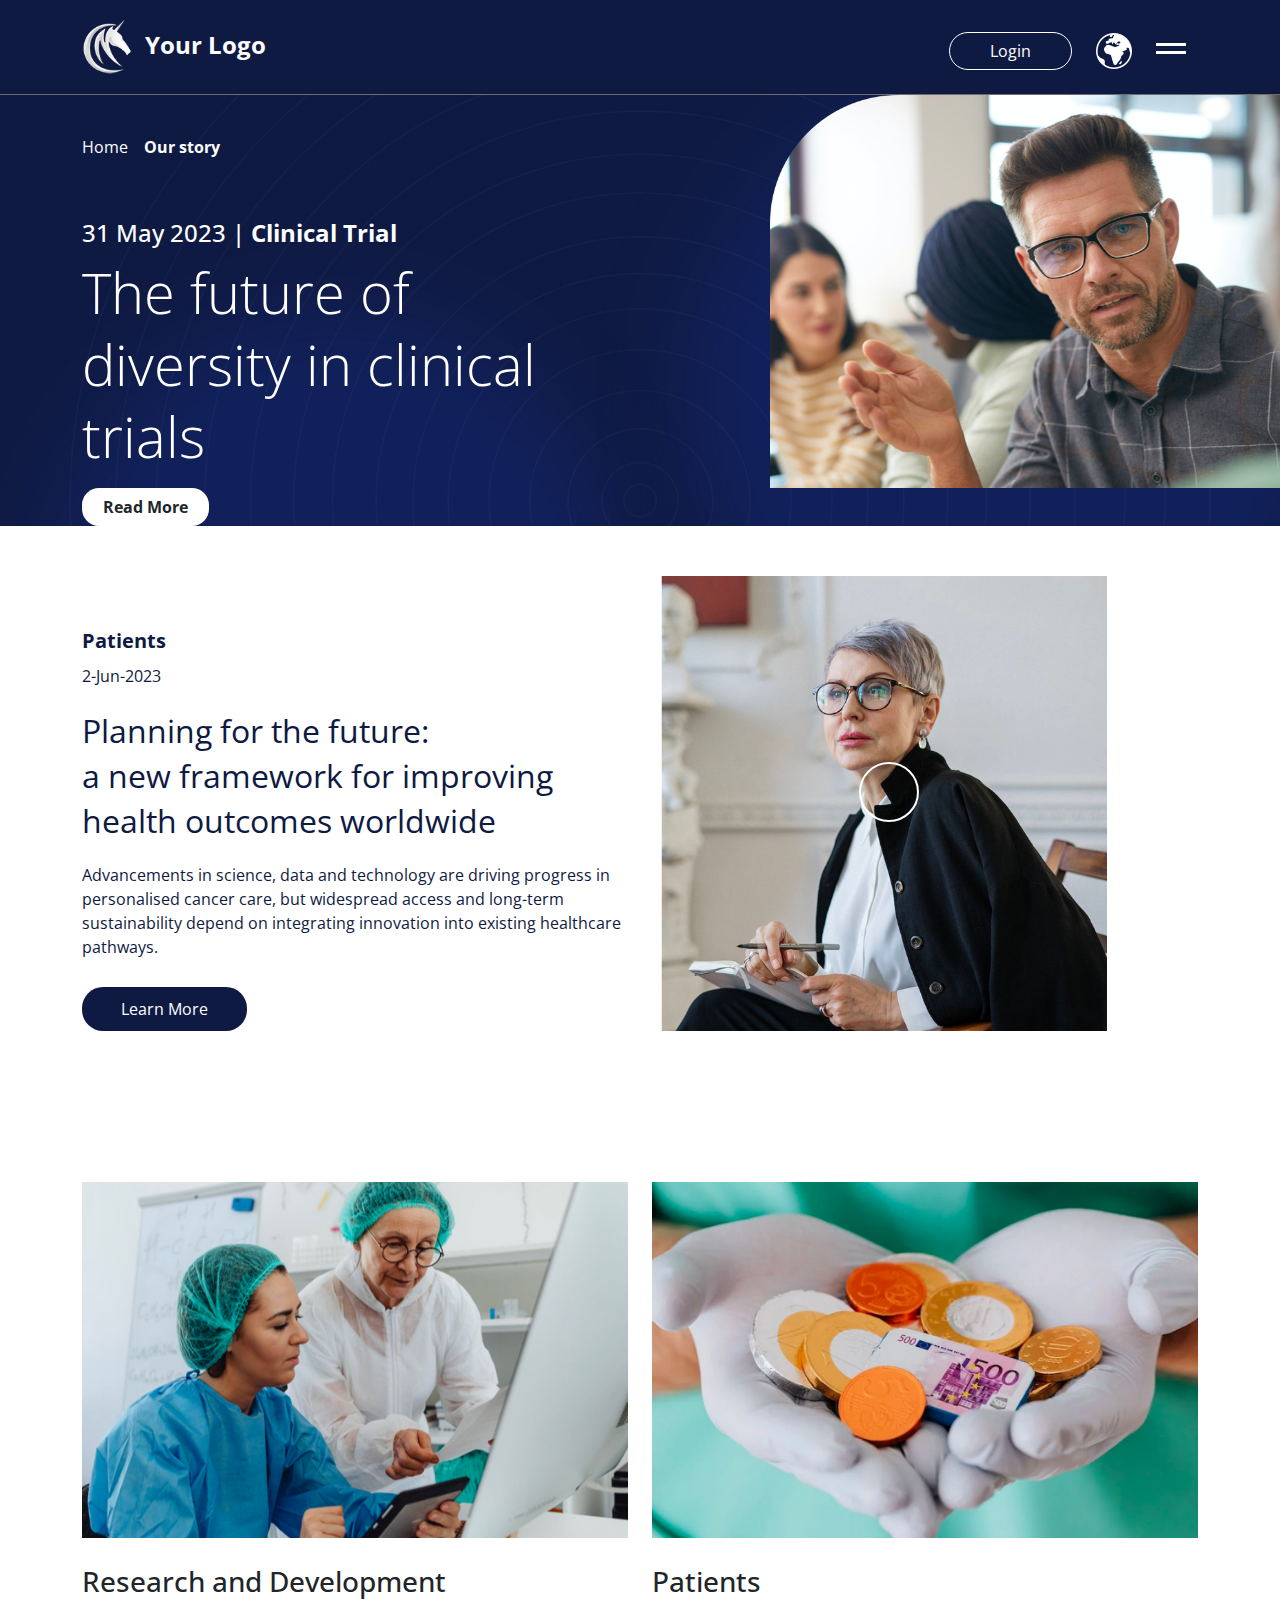
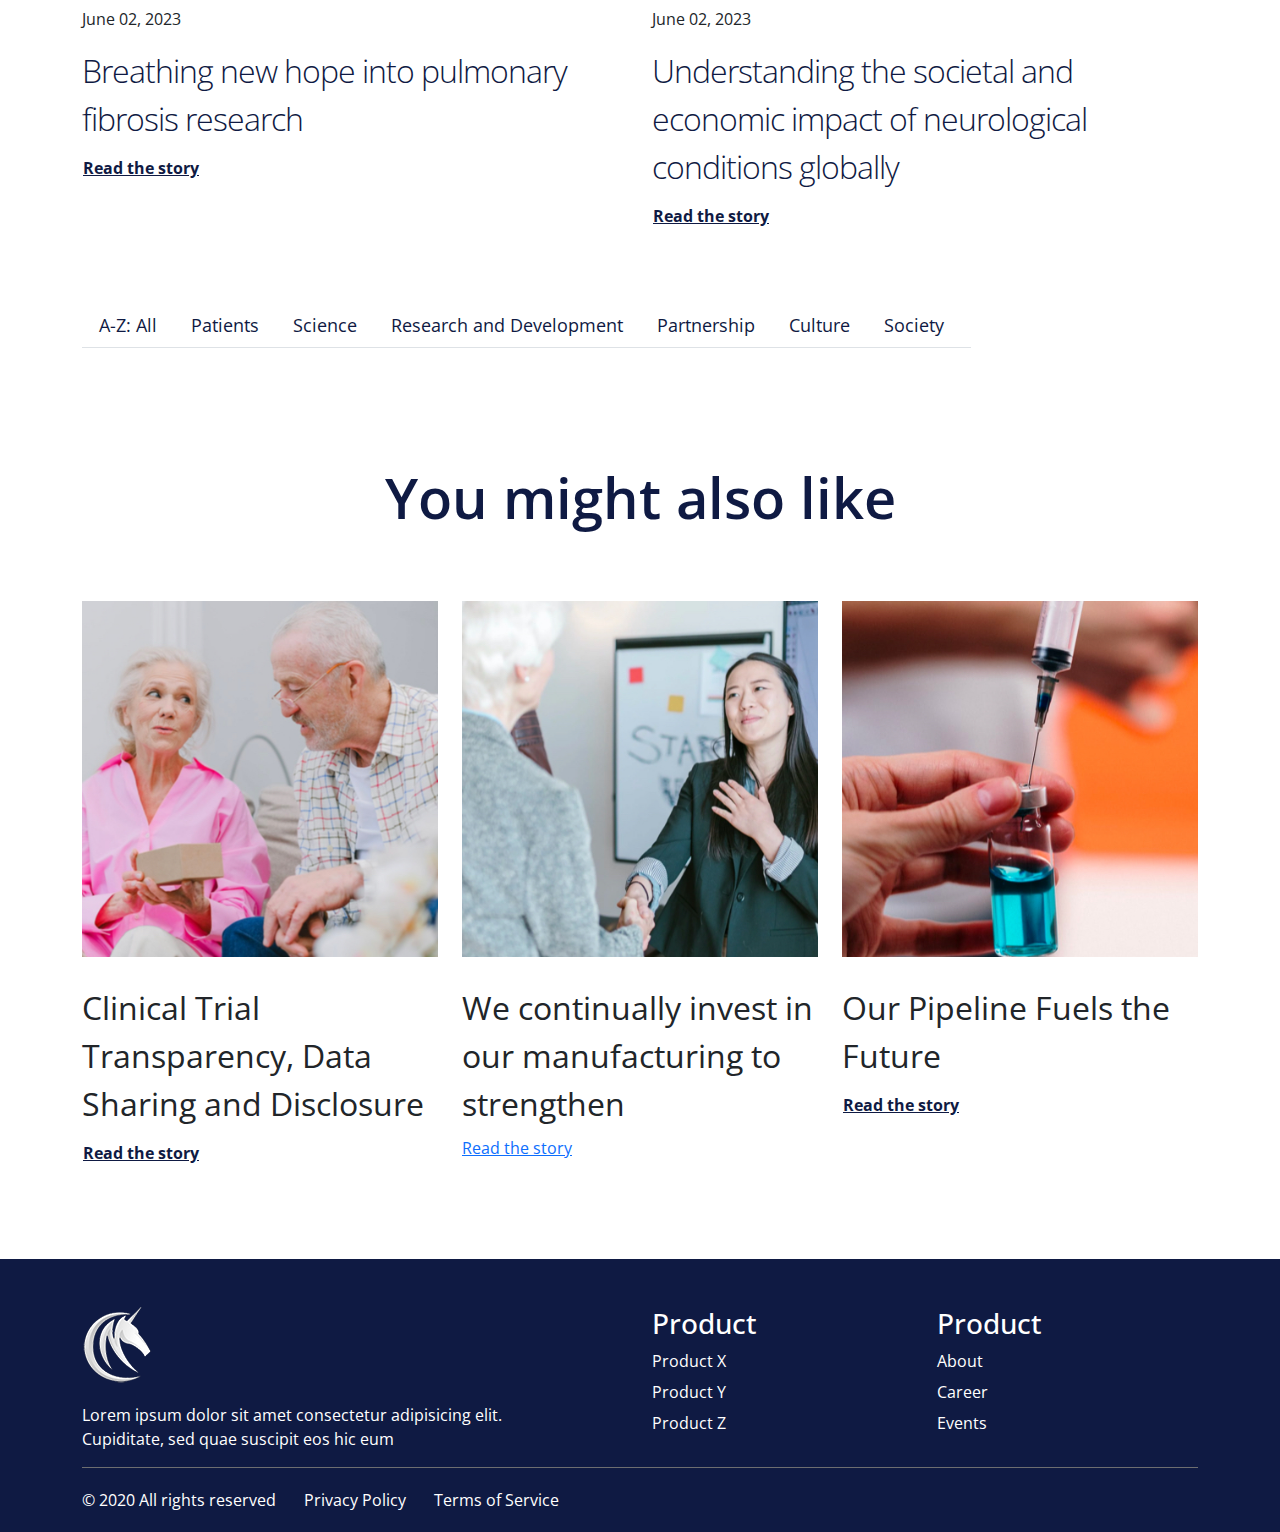
<file: product.html>
<!DOCTYPE html>
<html lang="en">

<head>
   <meta charset="UTF-8">
   <meta name="viewport" content="width=device-width, initial-scale=1.0">
   <!--Fonr Awesome -->
   <link rel="stylesheet" href="https://use.fontawesome.com/releases/v5.15.4/css/all.css"
      integrity="sha384-DyZ88mC6Up2uqS4h/KRgHuoeGwBcD4Ng9SiP4dIRy0EXTlnuz47vAwmeGwVChigm" crossorigin="anonymous">
   <!-- Google font -->
   <link rel="preconnect" href="https://fonts.gstatic.com" crossorigin>
   <link rel="stylesheet" href="https://cdnjs.cloudflare.com/ajax/libs/animate.css/4.1.1/animate.min.css" />
   <link rel="stylesheet" href="./assets/css/bootstrap.css">
   <link rel="stylesheet" href="./assets/css/owl.carousel.min.css">
   <link rel="stylesheet" href="./assets/css/magnific-popup.min.css">
   <link rel="stylesheet" href="./assets/css/style.css">
   <link rel="stylesheet" href="./assets/css/media.css">
   <title>Product</title>
</head>

<body>
    <!-- header  start -->
    <header id="header">
      <div class="container">
         <div class="row">
            <div class="col-lg-4 col-sm-4">
               <!-- logo-area start -->
               <div class="header-logo">
                  <a href="index.html"> <img src="./assets/img/logo.png" alt="" class="img-fluid"><span>Your Logo</span></a>
               </div>
               <!--- logo-area end  -->
            </div>

            <div class="col-lg-3 offset-lg-5 col-sm-8 ">
               <!-- header-right-area start -->
               <div class="header-right-area text-end d-flex justify-content-around align-items-center">
                  <div class="login-btn">
                     <a href="#" class="btn btn-login">Login</a>
                  </div>
                  <div class="language-option">
                     <button type="button"> <img src="./assets/img/header/dt-language-icon@1x.png" alt="language"
                           class="img-fluid"></button>
                  </div>
                  <div class="menu-trigar">
                     <span></span>
                     <span></span>
                  </div>

               </div>
               <!-- header-right-area start -->
            </div>
         </div>
      </div>
   </header>
   <!-- header  start -->

   <!-- banner-area  section start-->
   <section id="banner-area" class="banner-bg">
      <div class="banner-area-inner">
         <div class="container">
            <div class="row">
               <div class="col-lg-6">
                  <!--- banner-breadcrumb  start --->
                  <div class="banner-breadcrumb">
                     <nav aria-label="breadcrumb">
                        <ol class="breadcrumb">
                           <li class="breadcrumb-item"><a href="index.html">Home</a><span><i class="fas fa-angle-right"></i></span></li>
                           <li class="breadcrumb-item active" aria-current="page"> <a href="details.html">Our story</a></li>
                        </ol>
                     </nav>
                  </div>
                  <!--- banner-breadcrumb  end --->
                  <!-- banner-text-area start -->
                  <div class="banner-text-area story-banner-text">
                     <h4>31 May 2023  |   <span>Clinical Trial</span></h4>
                     <p>The future of diversity in clinical trials</p>
                     
                     <!--- banner-button --->
                     <div class="banner-button">
                        <a href="details.html" class="btn product-area-btn">Read More</a>
                        
                     </div>
                     <!--- banner-button end --->
                  </div>
                  <!-- banner-text-area start -->
               </div>
               <div class="col-lg-6">
                  <div class="banner-img text-end">
                     <img src="./assets/img/hero-banner/dt-hero-banner/pexels-anna.png" alt="" class="img-fluid">
                  </div>
               </div>
            </div>
         </div>
      </div>
   </section>
   <!-- hero section end -->

   <!------ our-stories-section start -------->
   <section class="our-stories">
      <div class="container">
         <div class="row">
            <div class="col-lg-6">
               <div class="story-text our-story">
                  <h2>Patients</h2>
                  <p class="story">2-Jun-2023</p>
                  <h4>Planning for the future: <br>a new framework for improving health outcomes worldwide</h4>
                  <p>Advancements in science, data and technology are driving progress in personalised cancer care, but widespread access and long-term sustainability depend on integrating innovation into existing healthcare pathways.</p>
                  <a href="details.html" class="btn btn-learn">Learn More</a>
               </div>
            </div>
            <div class="col-lg-6">
               <!---- story-video start ----->
               <div class="story-video">
                  <div class="video-bg">
                     <img src="./assets/img/video/dt-Science_2.jpg" alt="video" class="img-fluid">
                  </div>
                  <div class="play-button">
                     <a href="#" class="play-btn"><i class="fas fa-play"></i></a>
                  </div>
               </div>
               <!---- story-video end ----->

            </div>
         </div>
         <div class="row">
            <div class="col-lg-6">
               <!--- single-blog-box start  --->
               <div class="single-blog-box">
                  <div class="blog-img">
                     <img src="./assets/img/story/dt-teaser-03.jpg" alt="Blog Image" class="img-fluid">
                  </div>
                  <div class="blog-content story-box">
                     <h3>Research and Development</h3>
                     <p class="story-date"> June 02, 2023</p>
                     <h4>Breathing new hope into pulmonary fibrosis research</h4>
                  </div>
                  <a href="details.html" class="btn read-more">Read the story <span><i class="fas fa-arrow-right"></i></span></a>
               </div>
               <!--- single-blog-box start  --->
            </div>
            <div class="col-lg-6">
               <!--- single-blog-box start  --->
               <div class="single-blog-box story-box">
                  <div class="blog-img">
                     <img src="./assets/img/story/dt-teaser-02.jpg" alt="Blog Image" class="img-fluid">
                  </div>
                  <div class="blog-content story-box">
                     <h3>Patients</h3>
                     <p class="story-date"> June 02, 2023</p>
                     <h4>Understanding the societal and economic impact of neurological conditions globally</h4>
                  </div>
                  <a href="details.html" class="btn read-more">Read the story <span><i class="fas fa-arrow-right"></i></span></a>
               </div>
               <!--- single-blog-box start  --->
            </div>
         </div>
      </div>

   </section>

   <!------ our-stories-section  end -------->

  
   <!------- product_info area  start  ---------->
   <section class="product_info ">
      <div class="container">
         <div class="row">
            <div class="col-lg-12">
               <div class="product_info-inner latest_story">
                  <nav>
                     <div class="nav nav-tabs" id="nav-tab" role="tablist">
                        <!-- all start--->
                        <button class="nav-link" id="nav-all-tab" data-bs-toggle="tab" data-bs-target="#nav-all"
                           type="button" role="tab" aria-controls="nav-all" aria-selected="true">A-Z: All</button>
                        <!-- all start--->
                        <!--- Patients Area start ---->
                        <button class="nav-link" id="nav-patients-tab" data-bs-toggle="tab"
                           data-bs-target="#nav-patients" type="button" role="tab" aria-controls="nav-patients"
                           aria-selected="false">Patients</button>
                        <!--- Patients Area end ---->

                        <!--- Science start ---->
                        <button class="nav-link" id="nav-commonly-tab" data-bs-toggle="tab"
                           data-bs-target="#nav-commonly" type="button" role="tab" aria-controls="nav-commonly"
                           aria-selected="false">Science</button>
                        <!--- Scienceend ---->
                         <!--- Research and Development  start ---->
                         <button class="nav-link" id="nav-commonly-tab" data-bs-toggle="tab"
                         data-bs-target="#nav-commonly" type="button" role="tab" aria-controls="nav-commonly"
                         aria-selected="false">Research and Development</button>
                        <!--- Research and Development end ---->
                        <!--- Partnership  start ---->
                        <button class="nav-link" id="nav-commonly-tab" data-bs-toggle="tab"
                        data-bs-target="#nav-commonly" type="button" role="tab" aria-controls="nav-commonly"
                        aria-selected="false">Partnership</button>
                        <!--- Partnership end ---->

                        <button class="nav-link" id="nav-commonly-tab" data-bs-toggle="tab"
                        data-bs-target="#nav-commonly" type="button" role="tab" aria-controls="nav-commonly"
                        aria-selected="false">Culture</button>
                        <button class="nav-link" id="nav-commonly-tab" data-bs-toggle="tab"
                        data-bs-target="#nav-commonly" type="button" role="tab" aria-controls="nav-commonly"
                        aria-selected="false">Society</button>
                     </div>
                  </nav>
                  <div class="tab-content" id="nav-tabContent">
                     <!-- all start--->
                     <div class="tab-pane fade" id="nav-all" role="tabpanel" aria-labelledby="nav-all-tab">
                        1
                     </div>
                     <!-- all start--->
                     <!-- Therapeutic Area start --->
                     <div class="tab-pane fade" id="nav-patients" role="tabpanel"
                        aria-labelledby="nav-patients-tab">
                        <!-- therapeutic-inner start -->
                        <div class="patients-inner">
                           <div class="row">
                              <div class="col-lg-4 col-md-6 col-12">
                                 <!-- single-blog-box start  -->
                                 <div class="single-blog-box story-box">
                                    <div class="blog-img">
                                        <img src="./assets/img/story/dt-teaser-01-1.jpg" alt="Blog Image" class="img-fluid">
                                     </div>
                                    <div class="blog-content story-box">
                                       <h3>Patients</h3>
                                       <p class="story-date"> June 02, 2023</p>
                                       <h4>Working to get more people with lung cancer closer to cure</h4>
                                    </div>
                                    <a href="details.html" class="btn read-more">Read the story <span><i class="fas fa-arrow-right"></i></span></a>
                                 </div>
                                 <!-- single-blog-box start  -->
                              </div>
                              <div class="col-lg-4 col-md-6 col-12">
                                 <!--- single-blog-box start  --->
                                 <div class="single-blog-box story-box">
                                    <div class="blog-img">
                                        <img src="./assets/img/story/dt-teaser-05.jpg" alt="Blog Image" class="img-fluid">
                                     </div>
                                    <div class="blog-content story-box">
                                       <h3>Patients</h3>
                                       <p class="story-date"> June 02, 2023</p>
                                       <h4>The long and arduous journey to endometriosis diagnosis</h4>
                                    </div>
                                    <a href="details.html" class="btn read-more">Read the story <span><i class="fas fa-arrow-right"></i></span></a>
                                 </div>
                                 <!--- single-blog-box start  --->
                              </div>
                              <div class="col-lg-4 col-md-6 col-12">
                                 <!-- single-blog-box start  -->
                                 <div class="single-blog-box story-box">
                                    <div class="blog-img">
                                        <img src="./assets/img/story/dt-teaser-11.jpg" alt="Blog Image" class="img-fluid">
                                     </div>
                                    <div class="blog-content story-box">
                                       <h3>Patients</h3>
                                       <p class="story-date"> June 02, 2023</p>
                                       <h4>'Of course I forgot. But that okay, that's who I am'</h4>
                                    </div>
                                    <a href="details.html" class="btn read-more">Read the story <span><i class="fas fa-arrow-right"></i></span></a>
                                 </div>
                                 <!-- single-blog-box start  -->
                              </div>
                           </div>
                           <div class="row">
                              <div class="col-lg-6 col-md-6 col-12">
                                  <!-- single-blog-box start  -->
                                  <div class="single-blog-box story-box">
                                    <div class="row">
                                       <div class="col-lg-6">
                                          <div class="blog-img">
                                             <img src="./assets/img/story/dt-teaser-06.jpg" alt="Blog Image" class="img-fluid">
                                          </div>
                                       </div>
                                       <div class="col-lg-6">
                                          <div class="blog-content story-box">
                                             <h3>Patients</h3>
                                             <p class="story-date"> June 02, 2023</p>
                                             <h4>Giving more women with cancer an opportunity for</h4>
                                          </div>
                                          <a href="details.html" class="btn read-more">Read the story <span><i class="fas fa-arrow-right"></i></span></a>
                                       </div>
                                    </div>
                                 </div>
                                 <!-- single-blog-box start  -->
                                 
                              </div>
                              <div class="col-lg-6 col-md-6 col-12">
                                 <!-- single-blog-box start  -->
                                 <div class="single-blog-box story-box">
                                   <div class="row">
                                      <div class="col-lg-6">
                                         <div class="blog-img">
                                            <img src="./assets/img/story/dt-teaser-01@2x.jpg" alt="Blog Image" class="img-fluid">
                                         </div>
                                      </div>
                                      <div class="col-lg-6">
                                         <div class="blog-content story-box">
                                            <h3>Patients</h3>
                                            <p class="story-date"> June 02, 2023</p>
                                            <h4>Giving more women with cancer an opportunity for</h4>
                                         </div>
                                         <a href="details.html" class="btn read-more">Read the story <span><i class="fas fa-arrow-right"></i></span></a>
                                      </div>
                                   </div>
                                </div>
                                <!-- single-blog-box start  -->
                                
                             </div>
                           </div>
                         
                        </div>
                        <!-- therapeutic-inner end -->

                     </div>
                     <!-- Therapeutic Area end --->
                     <!-- Commonly Prescribed start -->
                     <div class="tab-pane fade" id="nav-commonly" role="tabpanel" aria-labelledby="nav-commonly-tab">
                     
                     </div>
                     <!-- Commonly Prescribed end -->
                  </div>
               </div>
            </div>
            
         </div>
      </div>
      
   </section>
   <!-- product_info area  start  -->


   <!-- blog-area start -->
   <section class="blog-area">
      <div class="container">
         <div class="row">
            <div class="col-lg-12">
               <div class="section-title text-center">
                  <h2>You might also like</h2>
               </div>
            </div>
         </div>
         <div class="row">
            <div class="col-lg-4 col-md-6 col-sm-12">
               <!-- single-blog-box start  -->
               <div class="single-blog-box">
                  <div class="blog-img">
                     <img src="./assets/img/blog/dt-teaser-01.jpg" alt="Blog Image" class="img-fluid">
                  </div>
                  <div class="blog-content">
                     <h4>Clinical Trial Transparency, Data Sharing and Disclosure</h4>
                  </div>
                  <a href="details.html" class="btn read-more">Read the story <span><i class="fas fa-arrow-right"></i></span></a>
               </div>
               <!-- single-blog-box start  -->
            </div>
            <div class="col-lg-4 col-md-6 col-sm-12">
               <!-- single-blog-box start  -->
               <div class="single-blog-box">
                  <div class="blog-img">
                     <img src="./assets/img/blog/dt-teaser-02.jpg" alt="Blog Image" class="img-fluid">
                  </div>
                  <div class="blog-content">
                     <h4>We continually invest in our manufacturing to strengthen</h4>
                  </div>
                  <a href="details.html"btn read-more">Read the story <span><i class="fas fa-arrow-right"></i></span></a>
               </div>
               <!-- single-blog-box start  -->
            </div>
            <div class="col-lg-4 col-md-6 col-sm-12">
               <!-- single-blog-box start  -->
               <div class="single-blog-box">
                  <div class="blog-img">
                     <img src="./assets/img/blog/dt-teaser-03.jpg" alt="Blog Image" class="img-fluid">
                  </div>
                  <div class="blog-content">
                     <h4>Our Pipeline Fuels the Future</h4>
                  </div>
                  <a href="details.html" class="btn read-more">Read the story <span><i class="fas fa-arrow-right"></i></span></a>
               </div>
               <!-- single-blog-box start  -->
            </div>
         </div>
      </div>
   </section>
    <!-- blog-area end -->




    <!--footer section start -->
    <div class="footer pt-5">
      <div class="container">
         <div class="back_to_top">
            <a id="button">
               <i class="fas fa-arrow-up"></i>
            </a>
            
         </div>
         
         <div class="row">
            <div class="col-lg-6 col-12">
               <!-- footer-widgets area start -->
               <div class="footer-widgets">
                  <div class="footer-logo">
                     <a href="index.html"> <img src="./assets/img/logo.png" alt="" class="img-fluid"></a>
                  </div>
                  <p>Lorem ipsum dolor sit amet consectetur adipisicing elit. Cupiditate, sed quae suscipit eos hic eum</p>
                    
                  
               </div>
               <!-- footer-widgets area end -->
            </div>
            <div class="col-lg-3 col-6">
               <!-- footer-widgets area start -->
               <div class="footer-widgets">
                  <h3>Product</h3>
                  <div class="footer-wid_menu">
                     <ul>
                        <li><a href="#">Product X</a></li>
                        <li><a href="#">Product Y</a></li>
                        <li><a href="#">Product Z</a></li>
                     </ul>
                  </div>
               </div>
               <!-- footer-widgets area end -->
            </div>

            <div class="col-lg-3 col-6">
               <!-- footer-widgets area start -->
               <div class="footer-widgets">
               <h3>Product</h3>
                  <div class="footer-wid_menu">
                     <ul>
                        <li><a href="#">About</a></li>
                        <li><a href="#">Career</a></li>
                        <li><a href="#">Events</a></li>
                     </ul>
                  </div>

               </div>
               <!-- footer-widgets area end -->
            </div>
         </div>
         <div class="row">
            <div class="col-lg-12">
               <div class="copy_right">
                  <div class="row">
                     <div class="col-md-10">
                        <div class="copy_right_text">
                           <span>© 2020 All rights reserved</span>
                           <ul>
                              <li><a href="#">Privacy Policy</a></li>
                              <li><a href="#">Terms of Service</a></li>
                           </ul>
                        </div>
                     </div>
                     <div class="col-md-2">
                        <div class="footer_social-area text-lg-end">
                           <ul>
                              <li><a href="#"><i class="fab fa-twitter"></i></a></li>
                              <li> <a href="#"><i class="fab fa-facebook-f"></i></a></li>
                              <li><a href="#"><i class="fas fa-camera-retro"></i></a></li>
                           </ul>
                        </div>
                     </div>
                  </div>
               </div>
            </div>
         </div>
      </div>
   </div>



   


<script src="./assets/js/jquery.min.js"></script>
<script src="./assets/js/popper.min.js"></script>
<script src="./assets/js/owl.carousel.min.js"></script>
<script src="./assets/js/bootstrap.min.js"></script>
<script src="./assets/js/magnific-popup.min.js"></script>
<script src="./assets/js/jquery.tabs.js"></script>
<script src="./assets/js/main.js"></script>

<script>
   var btn = $('#button');

$(window).scroll(function() {
  if ($(window).scrollTop() > 2500) {
    btn.addClass('show');
  } else {
    btn.removeClass('show');
  }
});

btn.on('click', function(e) {
  e.preventDefault();
  $('html, body').animate({scrollTop:0}, '10');
});


</script>


</body>

</html>
</file>
<file: assets/css/style.css>
/** Fonts start**/
@import url('https://fonts.googleapis.com/css2?family=Open+Sans:wght@300;400;500;600;700;800&display=swap');


@import url('https://fonts.googleapis.com/css2?family=Sen:wght@400;700;800&display=swap');

/** Fonts End**/


/** common css start*/
*{
    margin: 0;
    padding: 0;
}
/** common css end**/
body{

    font-family: 'Open Sans', sans-serif;
    font-size: 16px;
 
    
}





.section-title h2 {
    color: rgba(15,26,67,1);
    font-size: 56px;
    line-height: 72px;
    font-weight: 600;
}
.section-title p {
    color: rgba(15,26,67,1);
    line-height: 24px;
}




a.btn.view-more {
    color: rgba(15,26,67,1);
    font-size: 16px;
    text-decoration: underline;
    line-height: 20px;
    transition: all /3s ese;
    -webkit-transition: all /3s ese;
    -moz-transition: all /3s ese;
    -ms-transition: all /3s ese;
    -o-transition: all /3s ese;
}
a.btn.view-more span {
    margin-left: 9px;
    margin-top: 24px;
    display: inline-block;
}
a.btn.view-more:hover{
    text-decoration: none;

}
.mp-both{

    margin: 0 30px !important;
   
}

/** common css end**/

/***********  header css****************/
header#header {
    background: #0F1A43;
    border-bottom: 1px solid #6D6E70;
    padding: 20px 0;
}

.header-logo a {
    text-decoration: none;
    color: rgba(255,255,255,1);
    font-size: 24px;
    line-height: 33px;
    font-weight: 700;
}
.header-logo a img {
    width: 50px;
    margin-right: 13px;
}

.header-right-area {
    margin-top: 12px;
}
a.btn.btn-login {
    color: rgba(255,255,255,1);
    font-size: 16px;
    line-height: 16px;
    display: block;
    border: 1px solid #ffff;
    padding: 10px 40px;
    border-radius: 25px;
}
.language-option button {
    background: transparent;
    border: navajowhite;
}

.menu-trigar span {
    display: block;
    background: #fff;
    width: 30px;
    height: 3px;
    margin-bottom: 5px;
}






/********** banner-area css start   **************/

.banner-bg {
    background-image: url(../img/hero-banner/dt-hero-banner/dt-bg.jpg);
    background-size: cover;
    background-position: center center;
    width: 100%;
    overflow: hidden;
}
.breadcrumb-item + .breadcrumb-item::before {
  display: none !important;
}
.breadcrumb-item  span i {
  font-size: 14px;
  color: #fff;
  margin-left: 8px;
}

.breadcrumb-area .time-read {
    color: rgba(255,255,255,1);
    margin-top: 38px;
}
.breadcrumb-area .time-read span {
    margin-right: 7px;
}
.banner-area-inner .banner-img {
    position: relative;
    right: -118px;
}
.banner-area-inner .banner-breadcrumb {
    margin-top: 40px;
}
.banner-breadcrumb .breadcrumb li.breadcrumb-item {
    color: rgba(255,255,255,1);
}
.banner-breadcrumb .breadcrumb .breadcrumb-item a{
    color: rgba(255,255,255,1);
    font-size: 16px;
    line-height: 22px;
    text-decoration: none;
}
.breadcrumb-item.active {
  color: rgba(255,255,255,1);
  font-size: 16px;
  line-height: 22px;
  font-weight: 700;
  margin-top: 1px;
}
.banner-text-area {
    margin-top: 60px;
}
.banner-text-area h2 {
    color: rgba(255,255,255,1);
    font-size: 26px;
    font-weight: 700;
    line-height: 30px;
}
.banner-text-area h3 {
    color: rgba(255,255,255,1);
    font-size: 56px;
    line-height: 72px;
    font-weight: 300;
    margin: 20px 0;
}
.banner-text-area p {
    color: rgba(255,255,255,1);
    font-size: 16px;
    line-height: 24px;
}

a.btn.product-area-btn {
    background: rgba(255,255,255,1);
    font-size: 16px;
    line-height: 16px;
    border-radius: 17px;
    padding: 10px 20px;
    font-weight: 700;
    transition: all .3s ease;
    -webkit-transition: all .3s ease;
    -moz-transition: all .3s ease;
    -ms-transition: all .3s ease;
    -o-transition: all .3s ease;
}
a.btn.product-area-btn:hover {
    background: transparent;
    color: rgba(255,255,255,1);
    border: 1px solid rgba(255,255,255,1);
}
a.btn.product-az-btn {
    color: rgba(255,255,255,1);
    border: 1px solid rgba(255,255,255,1);
    margin-left: 20px;
    border-radius: 19px;
    transition: all .3s;
    -webkit-transition: all .3s;
    -moz-transition: all .3s;
    -ms-transition: all .3s;
    -o-transition: all .3s;
    padding: 7px 48px;
    margin-top: 4px;
}
a.btn.product-az-btn:hover {
    background: #fff;
    color: #001844;
}


.details-banner-text h4 {
    font-size: 18px;
    line-height: 30px;
}


/********  vaccination css ***********/

section.vaccination {
    padding: 50px 0;
    margin-left: 106px;
}
.vaccine_number {
    font-size: 72px;
    line-height: 40px;
    margin-top: 5px;
}
.vaccine_info-details {
    font-size: 16px;
    line-height: 24px;
    margin-top: 40px;
}
.vaccine_info_box {
    border: 1px solid #6D6E70;
    border-radius: 9px;
    padding: 15px;
    min-height: 278px;
}



.vaccine-info-area .owl-dot.active {
    background: #0F1A43 !important;
    width: 23% !important;
}
.vaccine-info-area.owl-carousel button.owl-dot {
    background: #6d6e7029;
    width: 30%;
    height: 3px;
    display: inline-block;
    /* opacity: .5; */
}
.vaccine-info-area .owl-nav {
    background: rgba(255,255,255,1);
    /* padding: 30px; */
    border-radius: 100%;
    box-shadow: 1px 1px 14px #6D6E70;
    width: 50px;
    height: 46px;
    display: inline-block;
    /* height: 40px; */
    text-align: center;
    line-height: 57px;
    position: absolute;
    top: 36%;
    left: 26%;
}
.vaccine-info-area .owl-nav button i {
    font-size: 30px;
    margin: 0 3px;
}

/********  our-stories css start ***********/
section.our-stories {
  padding-top: 50px;
}
.video-bg img {
    width: 100%;
}
.video-bg {
    padding: 91px;
    padding-left: 0;
    padding-top: 0;
    position: relative;
}
.story-video.details-video .video-bg {
    padding: 0;
}
.story-video{

    position: relative;
}
.play-button {
    position: absolute;
    top: 34%;
    left: 38%;
    transition: translateY(-50%);
    border: 2px solid rgba(255,255,255,1);
    border-radius: 100%;
    width: 60px;
    height: 60px;
    text-align: center;
    line-height: 57px;
}
a.play-btn {
    color: rgba(255,255,255,1);
    font-size: 24px;
    
    
}
.story-text {
    
    margin-top: 50px;
}
.story-text.our-story.details-story {
    margin-top: 0;
}
.story-text h2 {
    color: rgba(15,26,67,1);
    font-size: 20px;
    line-height: 30px;
    font-weight: 700;
}
.story-text h4 {
    font-size: 32px;
    color: rgba(15,26,67,1);
    line-height: 45px;
    font-weight: 400;
    margin: 20px 0;
}
.story-text p {
    color: rgba(15,26,67,1);
    line-height: 24px;
}
a.btn.btn-learn {
    background: #0F1A43;
    color: #fff;
    padding: 13px 38px;
    font-size: 16px;
    line-height: 16px;
    border-radius: 21px;
    margin-top: 12px;
    transition: all .3s ease;
    -webkit-transition: all .3s ease;
    -moz-transition: all .3s ease;
    -ms-transition: all .3s ease;
    -o-transition: all .3s ease;
}
a.btn.btn-learn:hover {
    background: transparent;
    color: #0F1A43;
    border: 1px solid #0F1A43;
}
/*************   medicine-info area ******************/
/********** cta area css start *************/

section.cta-area {
    background: #001844;
    color: #fff;
    padding: 39px 0;
    display: flex;
    justify-content: center;
    align-items: center;
}
.cta-right-text {
    margin-top: 11px;
}
.cta-right-text {
    border-left: 1px solid #6D6E70;
}
.cta-left-text h2 {
    font-size: 56px;
    line-height: 72px;
    margin-right: 5px;
}

.cta-right-text p {
    font-size: 18px;
    color: rgba(255,255,255,1);
    line-height: 24px;
    padding-left: 15px;
}
/********** cta area css end *************/

/*******  product-info ********/

section.product_info {
    padding-top: 70px;
}

.product_info .nav-tabs {
    border-bottom: 1px solid #dee2e6;
    width: 573px;
}
.product_info .nav-tabs .nav-link:hover, .nav-tabs .nav-link:focus {
    border-color: transparent;
    isolation: isolate;
}

.product_info .nav-tabs .nav-link.active, .nav-tabs .nav-item.show .nav-link {
    color: #495057;
    background-color: #fff;
    border-bottom: 2px solid #0F1A43;
}

.product_info div#nav-tabContent {
    margin-top: 24px;
}
.product_info .accordion-item {
    background-color: #fff;
    border: none;
}
.product_info #accordion-list {
    border: none !important;
}
.product_info .nav-tabs .nav-link {
    margin-bottom: -1px;
    background: none;
    border: 1px solid transparent;
    border-top-left-radius: 0;
    border-top-right-radius: 0;
    font-size: 18px;
    color: rgba(15,26,67,1);
}



.product_info h2.accordion-header button {
    font-size: 56px;
    line-height: 72px;
    color: rgba(15,26,67,1);
    font-weight: 400;
}
.product_info .accordion-button::after {
    margin-left: 23px !important;
}
.product_info .accordion-button::after {
    content: "+";
    font-weight: 100;
    transform: translateY(-4px);
    top: 20px;
    left: 415px;
    background: rgba(15,26,67,1);
    width: 40px !important;
    height: 40px !important;
    line-height: 35px;
    text-align: center;
    border-radius: 100%;
    color: #fff;
    margin-top: 10px;
}
.product_info .product-title h4 {
    color: rgba(15,26,67,1);
    font-size: 20px;
    line-height: 27px;
    font-weight: 600;
    margin-bottom: 18px;
}

.accordion-button:not(.collapsed) {
    color: #0c63e4;
    background-color: transparent!important; 
    box-shadow: none !important; 
}
.accordion-button:focus {
    z-index: 3;
    border-color: transparent;
    outline: 0;
    box-shadow: none;
}

#accordion-list {
    border: 1px solid #ddd;
}


.accordion-button::after {
    content: "+";
    font-weight: 100;
    font-size: 40px;
    transform: translateY(-4px);
    top: 20px;
}
.accordion-button:not(.collapsed)::after {
    content: "-";
    transform: translate(-5px, -4px);
    transform: rotate(0deg);
}

.product-info-list ul {
    margin: 0;
    padding: 0;
}
.product-info-list ul li {
    list-style: none;
    margin: 9px 0;

}
.product-info-list ul li a{

    color: rgba(15,26,67,1);

}


/********** blog-area css start  ***********/

section.blog-area {
    padding: 89px 0;
}


.single-blog-box {
    margin-top: 60px;
}
.single-blog-box .blog-img img {
    width: 100%;
}
.blog-content {
    margin-top: 27px;
}
.blog-content h4 {
    font-size: 32px;
    line-height: 48px;
    font-weight: 400;
}

.btn.read-more {
  text-decoration: underline;
  color: rgba(15,26,67,1);
  font-weight: 700;
  line-height: 32px;
  transition: 10s;
  -webkit-transition: 10s;
  -moz-transition: 10s;
  -ms-transition: 10s;
  -o-transition: 10s;
  padding: 0;
}
 .read-more span {
  margin-left: 6px;
}
a.btn.read-more:hover {
  text-decoration: none;
}

/********* footer css***********/
.footer {
    background: rgba(15,26,67,1);
    color: #fff;
}
.footer-widgets p {
    padding-right: 106px;
    margin-top: 20px;
}
.footer-wid_menu ul {
    margin: 0;
    padding: 0;
    list-style: none;
}
.footer-wid_menu ul li a {
    text-decoration: none;
    display: block;
    margin: 7px 0;
    color: #fff;
}
.copy_right {
    padding: 20px 0;
    border-top: 1px solid #6D6E70;
}
.copy_right_text ul {
    display: inline-block;
    margin: 0;
    padding: 0;
}
.copy_right_text ul li {
    list-style: none;
    display: inline-block;
    margin-left: 24px;
}
.copy_right_text ul li a {
    color: #fff;
    text-decoration: none;
}
.footer_social-area ul {
    margin: 0;
    padding: 0;
    list-style: none;
}
.footer_social-area ul li {
    display: inline-block;
}
.footer_social-area ul li a {
    color: #6D6E70;
    margin-left: 15px;
}



#button {
    display: inline-block;
    background-color: #001844;
    width: 50px;
    height: 50px;
    text-align: center;
    border-radius: 4px;
    position: fixed;
    bottom: 211px;
    right: 30px;
    transition: background-color .3s, 
      opacity .5s, visibility .5s;
    opacity: 0;
    visibility: hidden;
    z-index: 1000;
    border: 2px solid #fff;
    line-height: 50px;
    border-radius: 100%;
    color: #fff;
}
  
  #button:hover {
    cursor: pointer;
    background-color: #333;
  }
  #button:active {
    background-color: #555;
  }
  #button.show {
    opacity: 1;
    visibility: visible;
  }
  
  /* Styles for the content section */
  
 
  @media (min-width: 500px) {
    .content {
      width: 43%;
    }
    #button {
      margin: 30px;
    }
  }
  


/******* story page css start **********/

/********* product page css start ************/

/******** banner area css start *********/


.story-box h4 {
  font-size: 32px;
  line-height: 48px;
  font-weight: 300;
  color: rgba(15,26,67,1);
  letter-spacing: -1px;
}
.banner-text-area.story-banner-text h4 {
    color: rgba(255,255,255,1);
}
.story-banner-text h4 span{

    font-weight: 700;

}
.banner-text-area.story-banner-text p {
  font-size: 56px;
  line-height: 72px;
  font-weight: 300;
  color: rgba(255,255,255,1);
}



.story-box h4 {
  font-size: 32px;
  line-height: 48px;
  font-weight: 300;
  color: rgba(15,26,67,1);
}
.latest_story #nav-tab {
  width: 889px;
}
</file>
<file: assets/css/media.css>
/*Extra small devices (portrait phones, less than 576px) */
@media (max-width: 575.98px) { 



    .section-title h2 {
     
        font-size: 26px;
        line-height: 30px;
       
    }
    /** headetop **/
    .header-logo {
        text-align: center;
        margin-bottom: 10px;
    }
/******  banner area **********/

    .banner-text-area h2 {
        font-size: 20px;   
    }
    .banner-text-area h3 {

        font-size: 26px;   
        line-height: 30px;
    }
    a.btn.product-area-btn {
        font-size: 14px;
        margin-bottom: 10px;
        float: left;
        margin-right: 5px;
    }
    .banner-text-area {
        margin-top: 39px;
        padding-bottom: 21px;
    }
    .banner-area-inner .banner-img {
        
        display: none;
    }
    a.btn.product-az-btn {
        margin-left: 0;
        margin-top: 0;
    }
    a.btn.product-az-btn {
        color: rgba(255,255,255,1);
      
        padding: 6px 40px;
       
    }
  
/*******  vaccination-area start**********/
    section.vaccination {
    
        margin-left: 0;
    }

    .vaccine-info-area .owl-nav {
         top: 36%;
        left: 69%;
    }
    a.btn.view-more {
       
        margin-top: -25px;
        margin-bottom: 18px;
        margin-left: -11px;
    }
    .vaccine-info-area.owl-carousel button.owl-dot {
        
        width: 14%;
        
        /* opacity: .5; */
    }
    /******* our-story ************/
    .video-bg {
        padding: 0;
    }

    .story-text h4 {
        font-size: 26px;
        line-height: 40px;
        margin: 10px  0;
    }
    a.btn.btn-learn {
        
        margin-bottom: 10px;
    }
    /******* cta area*********/
  
    .cta-left-text h2 {
        font-size: 26px;
        line-height: 30px;
        margin-right: 5px;
    }

    /******** product-info area  **********/

    .product_info .nav-tabs {
        border-bottom: 1px solid #dee2e6;
        width: 100%;
    }
    .product_info .nav-tabs .nav-link {
        font-size: 16px;
        margin-right: -16px;
    }
    .product_info h2.accordion-header button {
        font-size: 26px;
        line-height: 30px;
        
    }

    .product_info .accordion-button::after {
        
        width: 31px !important;
        height: 31px !important;
        line-height: 31px;
       
    }

/*********   blog area *********/

    .blog-content h4 {
        font-size: 26px;
    
    }
    .blog-img img {
        width: 100%;
    }
    /******  footer *********/
    .footer-widgets p {
        padding-right: 0;
        
    }
    #button {
        
        display: none;
    }

    /***  footer ***/

    .copy_right_text {
        text-align: center;
        margin-bottom: 8px;
    }
    .footer_social-area {
        text-align: center;
        margin: 8px 0;
    }

    /******  product page ********/

  
    .banner-text-area.story-banner-text p {
        font-size: 26px;
        line-height: 30px;
        font-weight: 300;
        color: rgba(255,255,255,1);
    }

    .latest_story #nav-tab {
        width: 100%;
    }
    .mp-both{

        margin: 0 0px !important;
       
    }
    .story-text {
        margin-top: 0;
    }
    section.blog-area {
        padding: 40px 0;
    }
    .single-blog-box {
        margin-top: 30px;
    }


 }

/*Small devices (landscape phones, 576px and up)*/ 
@media (min-width: 576px) and (max-width: 767.98px) { 

    .header-logo span {
        display: none;
    }
    .section-title h2 {
     
        font-size: 26px;
        line-height: 30px;
       
    }
    /** headetop **/
    .header-logo {
        text-align: center;
        margin-bottom: 10px;
    }
/******  banner area **********/

    .banner-text-area h2 {
        font-size: 20px;   
    }
    .banner-text-area h3 {

        font-size: 26px;   
        line-height: 30px;
    }
    a.btn.product-area-btn {

        font-size: 14px; 
        
    }
    .banner-text-area {
        margin-top: 39px;
        padding-bottom: 21px;
    }
    .banner-area-inner .banner-img {
        
        display: none;
    }
    a.btn.product-az-btn {
        
        margin-left: 0;
        
    }


    .banner-text-area.story-banner-text p {
        font-size: 26px;
        line-height: 30px;
        font-weight: 300;
        color: rgba(255,255,255,1);
    }
    
/*******  vaccination-area start**********/
    section.vaccination {
    
        margin-left: 0;
    }

    .vaccine_number {
        font-size: 50px;
        line-height: 21px;
        margin-top: 20px;
    }
    .vaccine_info-details {
        font-size: 14px;
        line-height: 20px;
    }

    .vaccine-info-area .owl-nav {
        top: 36%;
        left: 38%;
    }
    a.btn.view-more {
       
        margin-top: -25px;
        margin-bottom: 18px;
        margin-left: -11px;
    }
    .vaccine-info-area.owl-carousel button.owl-dot {
        
        width: 14%;
        
        /* opacity: .5; */
    }
    /******* our-story ************/
    .video-bg {
        padding: 0;
    }

    .story-text h4 {
        font-size: 26px;
        line-height: 40px;
        margin: 10px  0;
    }
    a.btn.btn-learn {
        
        margin-bottom: 10px;
    }
    /******* cta area*********/
  
    .cta-left-text h2 {
        font-size: 26px;
        line-height: 30px;
        margin-right: 5px;
    }

    /******** product-info area  **********/

    .product_info .nav-tabs {
        border-bottom: 1px solid #dee2e6;
        width: 100%;
    }
    .product_info .nav-tabs .nav-link {
    
        font-size: 16px;
   
    }
    .product_info h2.accordion-header button {
        font-size: 26px;
        line-height: 30px;
        
    }

    .product_info .accordion-button::after {
        
        width: 31px !important;
        height: 31px !important;
        line-height: 31px;
       
    }

/*********   blog area *********/

    .blog-content h4 {
        font-size: 26px;
    
    }
    .blog-img img {
        width: 100%;
    }
    /******  footer *********/
    .footer-widgets p {
        padding-right: 0;
        
    }
    #button {
        
        display: none;
    }
    
    /***  footer ***/

    .copy_right_text {
        text-align: center;
        margin-bottom: 8px;
    }
    .footer_social-area {
        text-align: center;
        margin: 8px 0;
    }


    /******  product page ********/

    .latest_story #nav-tab {
        width: 100%;
    }
    section.our-stories {
    padding-top: 0;
}
    





 }

/* Medium devices (tablets, 768px and up) */
@media (min-width: 768px) and (max-width: 991.98px) { 


    /** banner area **/
    .banner-text-area {
        margin-top: 20px;
        margin-bottom: 27px;
    }


    .banner-area-inner .banner-img {
    
        right: 0;
    }
    .banner-text-area h3 {
        
        font-size: 40px;
        line-height: 60px;
        
    }


    .section-title h2 {
      
        font-size: 40px;
      line-height: 50px;
        font-weight: 600;
    }
    section.vaccination {
      
        margin-left: 0;
    }
    .vaccine-info-area.owl-carousel button.owl-dot {
        width: 13%;
    }

    .vaccine-info-area .owl-nav {
        left: 40%;
    }
    .vaccine_number {
        font-size: 50px;
    
    }

    .video-bg {
        padding: 0;
     

        
    }

    .story-box h4 {
        font-size: 31px;
       
    }
    .play-button {
        position: absolute;
        top: 48%;
        left: 45%;
    }
    .story-text {
        margin-top: 50px;
        margin-bottom: 24px;
    }
    .cta-left-text h2 {
        font-size: 40px;
        line-height: 60px;
        margin-right: 0px;
    }
    .cta-right-text {
        border-left: none;
      
    }
    .cta-right-text p {
    
        padding-left: 0;
    }
    .product_info h2.accordion-header button {
        font-size: 40px;
        line-height: 60px;
        
    }
    /******  product page  ********/
    .latest_story #nav-tab {
        width: 100%;
    }

    .back_to_top {
        display: none;
    }
    

 }

/* Large devices (desktops, 992px and up)*/
@media (min-width: 992px) and (max-width: 1199.98px) {
    

   
 }


 /* Extra-Large devices (desktops, 1200px and up)*/
@media (min-width: 1200px) and (max-width: 1299.98px) { 
 



 }

/* Extra Extra large devices (large desktops, 1400px and up) */
@media (min-width: 1300px) {
    
    

   


}
</file>
